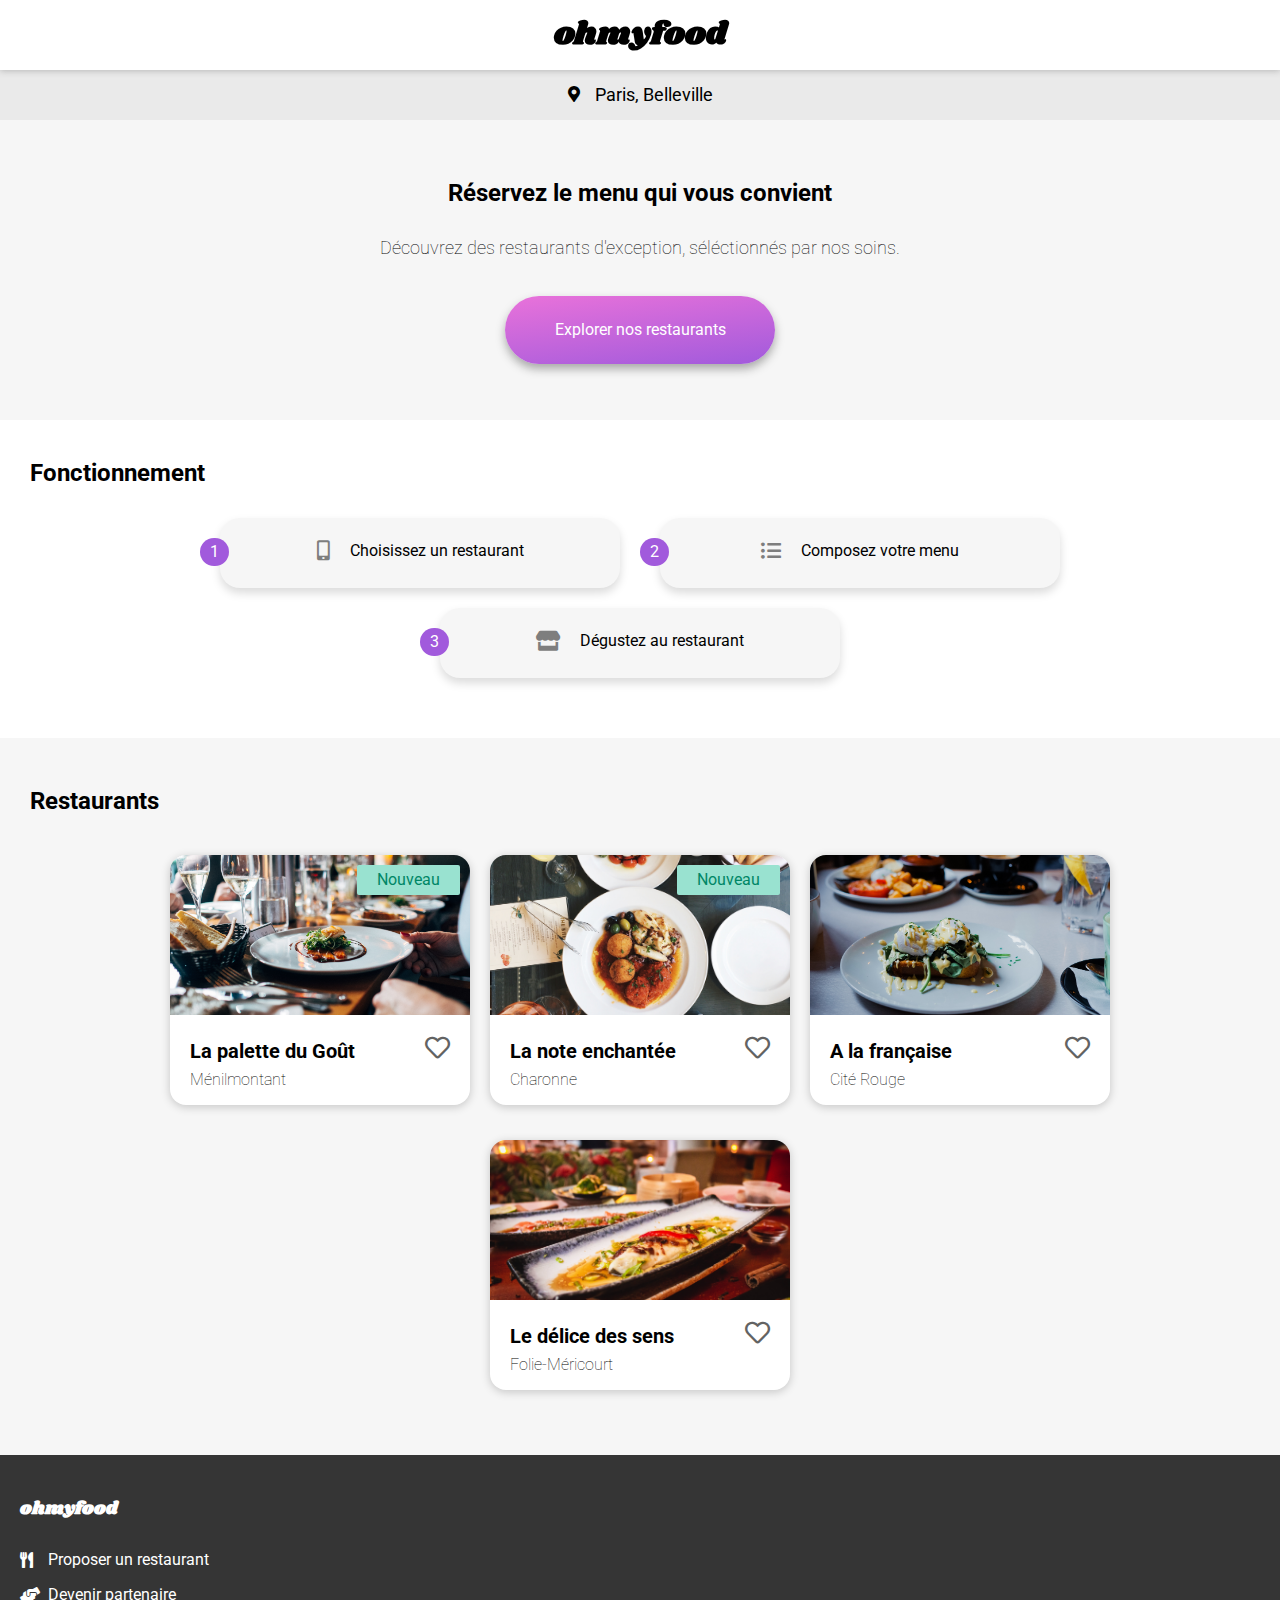
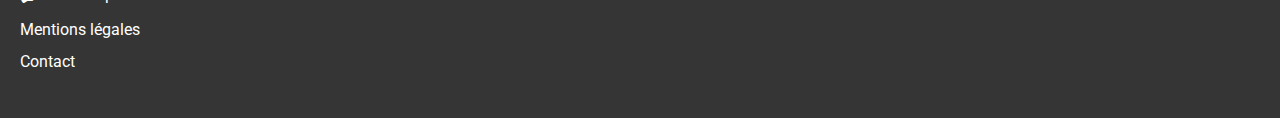
<file: index.html>
<!DOCTYPE html>
<html lang="fr">

<head>
    <meta charset="UTF-8">
    <meta name="viewport" content="width=device-width, initial-scale=1.0">
    <title>ohmyfood!</title>
    <link rel="stylesheet" href="https://cdnjs.cloudflare.com/ajax/libs/font-awesome/5.15.2/css/all.min.css" />
    <link rel="stylesheet" href="css/style.css" />
    <link rel="stylesheet" href="css/normalyze.css" />
</head>

<body>

    <header id="header">
        <nav class="nav">
            <div class="nav-title">
                <h1>ohmyfood</h1>
            </div>
        </nav>
    </header>

    <div class="tamsayfaloadingcss">
        <div id="tmsyfloadspin">
            <div class="tmsyfloaddoublboun1"></div>
            <div class="tmsyfloaddoublboun2"></div>
            <div class="tmsyfloaddoublboun3"></div>
        </div>
    </div>

    <div class="localisation">
        <div class="icon-localisation">
            <i class="fas fa-map-marker-alt"></i>
        </div>
        <div class="localisation-title">
            Paris, Belleville
        </div>
    </div>

    <div class="section-decouverte">
        <div class="decouverte-titre">
            <h2>Réservez le menu qui vous convient</h2>
        </div>
        <div class="decouverte-paragraphe">
            <p>Découvrez des restaurants d'exception, séléctionnés par nos soins.</p>
        </div>
        <a href="#">
            <div class="decouverte-bouton">
                Explorer nos restaurants
            </div>
        </a>
    </div>

    <div class="section-fonctionnement">
        <div class="fonctionnement-titre">
            <h2>Fonctionnement</h2>
        </div>
        <div class="fonctionnement-button">
            <div class="fonctionnement-button-1">
                <button class="button-1">1</button>
                <div class="fonctionnement-icon">
                    <i class="fa-mobile-alt fas tuto__icon" aria-hidden="true"></i>
                    <div class="fonctionnement-texte"><p>Choisissez un restaurant</p></div>
                </div>
            </div>
            <div class="fonctionnement-button-2">
                <button class="button-2">2</button>
                <div class="fonctionnement-icon">
                    <i class="fa-list-ul fas tuto__icon" aria-hidden="true"></i>
                    <div class="fonctionnement-texte"><p>Composez votre menu</p></div>
                </div>
            </div>
            <div class="fonctionnement-button-3">
                <button class="button-3">3</button>
                <div class="fonctionnement-icon">
                    <i class="fa-store fas tuto__icon" aria-hidden="true"></i>
                    <div class="fonctionnement-texte"><p>Dégustez au restaurant</p></div>
                </div>
            </div>
        </div>
    </div>

    <div class="section-restaurants">
        <div class="restaurants-titre">
            <h2>Restaurants</h2>
        </div>
        <div class="card-flex">
            <a class="a-restaurants-card" href="https://josephine-dujardin.github.io/la-palette-du-gout/">
                <div class="restaurants-card">
                    <div class="card-header-1">
                        <span class="nouveau">Nouveau</span>
                    </div>
                    <div class="card-body">
                        <div>
                            <h4>
                                La palette du Goût
                            </h4>
                            <p>
                                Ménilmontant
                            </p>
                        </div>
                        <div>
                            <span class="icon-favori">
                                <i class="card__like fa-2x fa-heart fas menu__like menu__like--bg" aria-hidden="true"></i>
                            </span>
                        </div>
                    </div>
                </div>
            </a>
            <a class="a-restaurants-card" href="https://josephine-dujardin.github.io/la-note-enchantee/">
                <div class="restaurants-card">
                    <div class="card-header-2">
                        <span class="nouveau">Nouveau</span>
                    </div>
                    <div class="card-body">
                        <div>
                            <h4>
                                La note enchantée
                            </h4>
                            <p>
                                Charonne
                            </p>
                        </div>
                        <div>
                            <span class="icon-favori">
                                <i class="card__like fa-2x fa-heart fas menu__like menu__like--bg" aria-hidden="true"></i>
                            </span>
                        </div>
                    </div>
                </div>
            </a>
            <a class="a-restaurants-card" href="https://josephine-dujardin.github.io/a-la-francaise/">
                <div class="restaurants-card">
                    <div class="card-header-3">
                    </div>
                    <div class="card-body">
                        <div>
                            <h4>
                                A la française
                            </h4>
                            <p>
                                Cité Rouge
                            </p>
                        </div>
                        <div>
                            <span class="icon-favori">
                                <i class="card__like fa-2x fa-heart fas menu__like menu__like--bg" aria-hidden="true"></i>
                            </span>
                        </div>
                    </div>
                </div>
            </a>
            <a class="a-restaurants-card" href="https://josephine-dujardin.github.io/le-delice-des-sens/">
                <div class="restaurants-card">
                    <div class="card-header-4">
                    </div>
                    <div class="card-body">
                        <div>
                            <h4>
                                Le délice des sens
                            </h4>
                            <p>
                                Folie-Méricourt
                            </p>
                        </div>
                        <div>
                            <span class="icon-favori">
                                <i class="card__like fa-2x fa-heart fas menu__like menu__like--bg" aria-hidden="true"></i>
                            </span>
                        </div>
                    </div>
                </div>
            </a>
        </div>
    </div>

    <footer>
        <div class="div-footer-background">      
            <div class="footer">
                <div class="footer-title">
                    <h4>
                        ohmyfood
                    </h4>
                </div>
                <div class="footer-text">
                    <div class="icon-ustensils">
                        <i class="fa-utensils fas footer__icon" aria-hidden="true"></i>
                    <div class="proposer-un-restaurant">
                        <a class="a-proposer-un-restaurant" href="#">Proposer un restaurant</a>
                    </div> 
                    </div>
                    <div class="icon-hands-helping">
                        <i class="fa-hands-helping fas footer__icon" aria-hidden="true"></i>
                        <div class="devenir-partenaire">
                            <a class="a-devenir-partenaire" href="#">Devenir partenaire</a>
                        </div> 
                    </div>
                    <div class="mentions-legales">
                        <a class="a-mentions-legales" href="#">Mentions légales</a>
                    </div> 
                    <div class="contact">
                        <a class="a-contact" href="mailto:ohmyfood@contact.com">Contact</a>
                    </div> 
                </div>
            </div>
        </div>
    </footer>

</body>

</html>
</file>
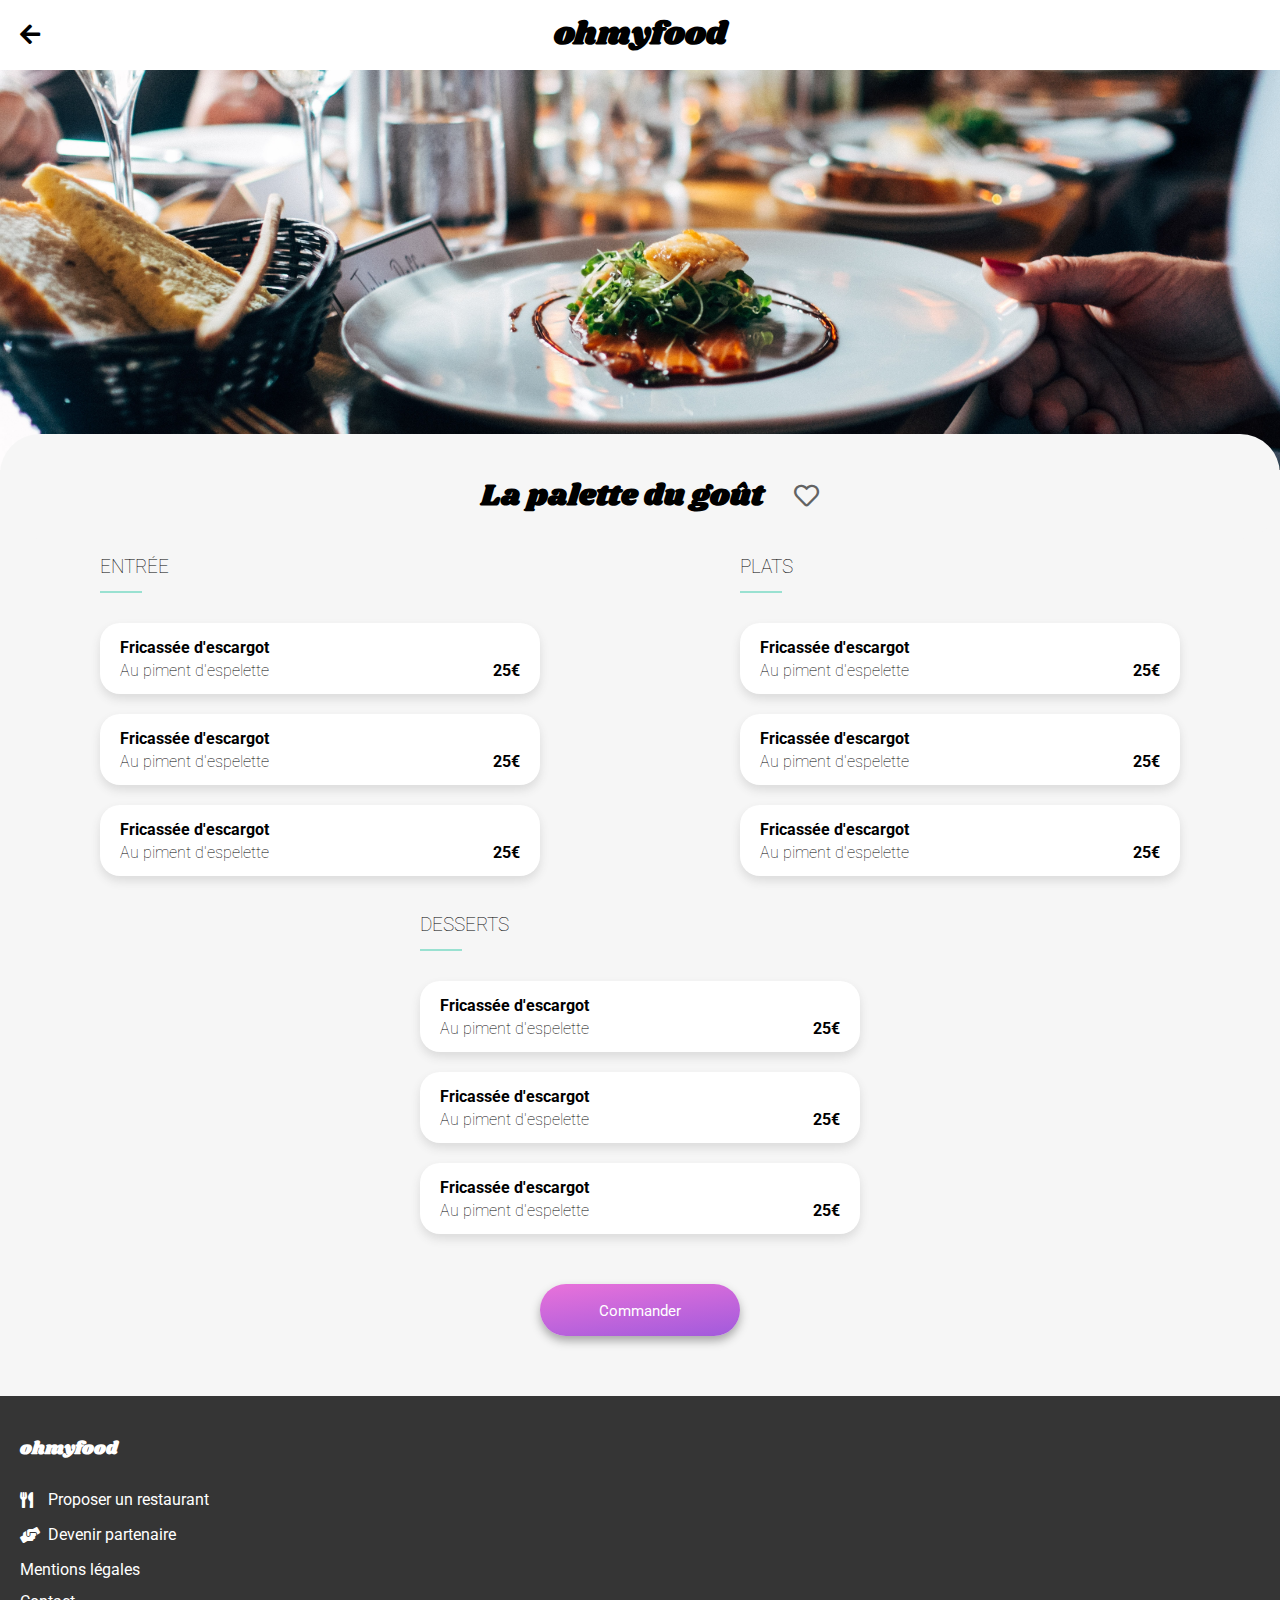
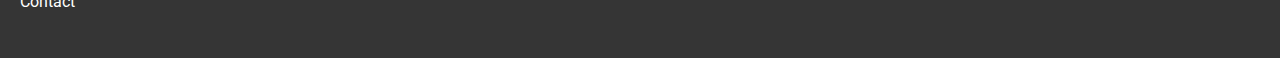
<file: menu-1.html>
<!DOCTYPE html>
<html lang="fr">

<head>
    <meta charset="UTF-8">
    <meta name="viewport" content="width=device-width, initial-scale=1.0">
    <title>ohmyfood! - La palette du goût</title>
    <link rel="stylesheet" href="https://cdnjs.cloudflare.com/ajax/libs/font-awesome/5.15.2/css/all.min.css" />
    <link rel="stylesheet" href="css/menu-1.css" />
    <link rel="stylesheet" href="css/normalyze.css" />
</head>

<body>

    <header id="header">
        <nav class="nav">
            <a class="arrow-left" href="file:///Users/josephinedujardin/Documents/GitHub/Ohmyfood/index.html">
                <i class="fas fa-arrow-left"></i>
            </a>
            <div class="nav-title">
                <h1>ohmyfood</h1>
            </div>
        </nav>
    </header>

    <div class="tamsayfaloadingcss">
        <div id="tmsyfloadspin">
            <div class="tmsyfloaddoublboun1"></div>
            <div class="tmsyfloaddoublboun2"></div>
            <div class="tmsyfloaddoublboun3"></div>
        </div>
    </div>

    <div class="img-restaurant">
        <img class="restaurant" src="images/restaurants/img-1.jpg" alt="restaurant">
    </div>

    <div class="la-palette-du-gout">
        <div class="title">
            <h2>La palette du goût</h2>
        </div>
        <div class="icon-heart">
            <i class="card__like fa-2x fa-heart fas menu__like menu__like--bg" aria-hidden="true"></i>
        </div>
    </div>

    <div class="section-menu-flex">
        <div class="section-menu">
            <div class="menu-entree">
                <h3>ENTRÉE</h3>
                <hr class="line">
            </div>
            <div class="menu-barre">
                <a href="#">
                    <div class="menu-barre-1">
                        <div class="menu-icon">
                            <div class="menu-sous-titre"><p>Fricassée d'escargot</p></div>
                            <div class="menu-flex">
                                <div class="menu-texte"><p>Au piment d'espelette</p></div>
                                <div class="menu-prix"><p>25€</p></div>
                            </div>
                        </div>
                        <div class="check-circle">
                            <i class="fas fa-check-circle"></i>
                        </div>
                    </div>
                </a>
               <a href="#">
                <div class="menu-barre-2">
                    <div class="menu-icon">
                        <div class="menu-sous-titre"><p>Fricassée d'escargot</p></div>
                        <div class="menu-flex">
                            <div class="menu-texte"><p>Au piment d'espelette</p></div>
                            <div class="menu-prix"><p>25€</p></div>
                        </div>
                    </div>
                    <div class="check-circle">
                        <i class="fas fa-check-circle"></i>
                    </div>
                </div>
               </a>
                <a href="#">
                    <div class="menu-barre-3">
                        <div class="menu-icon">
                            <div class="menu-sous-titre"><p>Fricassée d'escargot</p></div>
                            <div class="menu-flex">
                                <div class="menu-texte"><p>Au piment d'espelette</p></div>
                                <div class="menu-prix"><p>25€</p></div>
                            </div>
                        </div>
                        <div class="check-circle">
                            <i class="fas fa-check-circle"></i>
                        </div>
                    </div>
                </a>
            </div>
        </div>
    
        <div class="section-menu">
            <div class="menu-plats">
                <h3>PLATS</h3>
                <hr class="line">
            </div>
            <div class="menu-barre">
                <a href="#">
                    <div class="menu-barre-1">
                        <div class="menu-icon">
                            <div class="menu-sous-titre"><p>Fricassée d'escargot</p></div>
                            <div class="menu-flex">
                                <div class="menu-texte"><p>Au piment d'espelette</p></div>
                                <div class="menu-prix"><p>25€</p></div>
                            </div>
                        </div>
                        <div class="check-circle">
                            <i class="fas fa-check-circle"></i>
                        </div>
                    </div>
                </a>
                <a href="#">
                    <div class="menu-barre-2">
                        <div class="menu-icon">
                            <div class="menu-sous-titre"><p>Fricassée d'escargot</p></div>
                            <div class="menu-flex">
                                <div class="menu-texte"><p>Au piment d'espelette</p></div>
                                <div class="menu-prix"><p>25€</p></div>
                            </div>
                        </div>
                        <div class="check-circle">
                            <i class="fas fa-check-circle"></i>
                        </div>
                    </div>
                </a>
                <a href="#">
                    <div class="menu-barre-3">
                        <div class="menu-icon">
                            <div class="menu-sous-titre"><p>Fricassée d'escargot</p></div>
                            <div class="menu-flex">
                                <div class="menu-texte"><p>Au piment d'espelette</p></div>
                                <div class="menu-prix"><p>25€</p></div>
                            </div>
                        </div>
                        <div class="check-circle">
                            <i class="fas fa-check-circle"></i>
                        </div>
                    </div>
                </a>
            </div>
        </div>
    
        <div class="section-menu">
            <div class="menu-desserts">
                <h3>DESSERTS</h3>
                <hr class="line">
            </div>
            <div class="menu-barre">
                <div class="menu-barre-1">
                    <div class="menu-icon">
                        <div class="menu-sous-titre"><p>Fricassée d'escargot</p></div>
                        <div class="menu-flex">
                            <div class="menu-texte"><p>Au piment d'espelette</p></div>
                            <div class="menu-prix"><p>25€</p></div>
                        </div>
                    </div>
                    <div class="check-circle">
                        <i class="fas fa-check-circle"></i>
                    </div>
                </div>
                <div class="menu-barre-2">
                    <div class="menu-icon">
                        <div class="menu-sous-titre"><p>Fricassée d'escargot</p></div>
                        <div class="menu-flex">
                            <div class="menu-texte"><p>Au piment d'espelette</p></div>
                            <div class="menu-prix"><p>25€</p></div>
                        </div>
                    </div>
                    <div class="check-circle">
                        <i class="fas fa-check-circle"></i>
                    </div>
                </div>
                <div class="menu-barre-3">
                    <div class="menu-icon">
                        <div class="menu-sous-titre"><p>Fricassée d'escargot</p></div>
                        <div class="menu-flex">
                            <div class="menu-texte"><p>Au piment d'espelette</p></div>
                            <div class="menu-prix"><p>25€</p></div>
                        </div>
                    </div>
                    <div class="check-circle">
                        <i class="fas fa-check-circle"></i>
                    </div>
                </div>
            </div>
        </div>
    </div>

    <a href="#">
        <div class="commande-bouton">
            Commander
        </div>
    </a>

    <footer>
        <div class="div-footer-background">      
            <div class="footer">
                <div class="footer-title">
                    <h4>
                        ohmyfood
                    </h4>
                </div>
                <div class="footer-text">
                    <div class="icon-ustensils">
                        <i class="fa-utensils fas footer__icon" aria-hidden="true"></i>
                    <div class="proposer-un-restaurant">
                        <a class="a-proposer-un-restaurant" href="#">Proposer un restaurant</a>
                    </div> 
                    </div>
                    <div class="icon-hands-helping">
                        <i class="fa-hands-helping fas footer__icon" aria-hidden="true"></i>
                        <div class="devenir-partenaire">
                            <a class="a-devenir-partenaire" href="#">Devenir partenaire</a>
                        </div> 
                    </div>
                    <div class="mentions-legales">
                        <a class="a-mentions-legales" href="#">Mentions légales</a>
                    </div> 
                    <div class="contact">
                        <a class="a-contact" href="mailto:ohmyfood@contact.com">Contact</a>
                    </div> 
                </div>
            </div>
        </div>
    </footer>

</body>

</html>
</file>
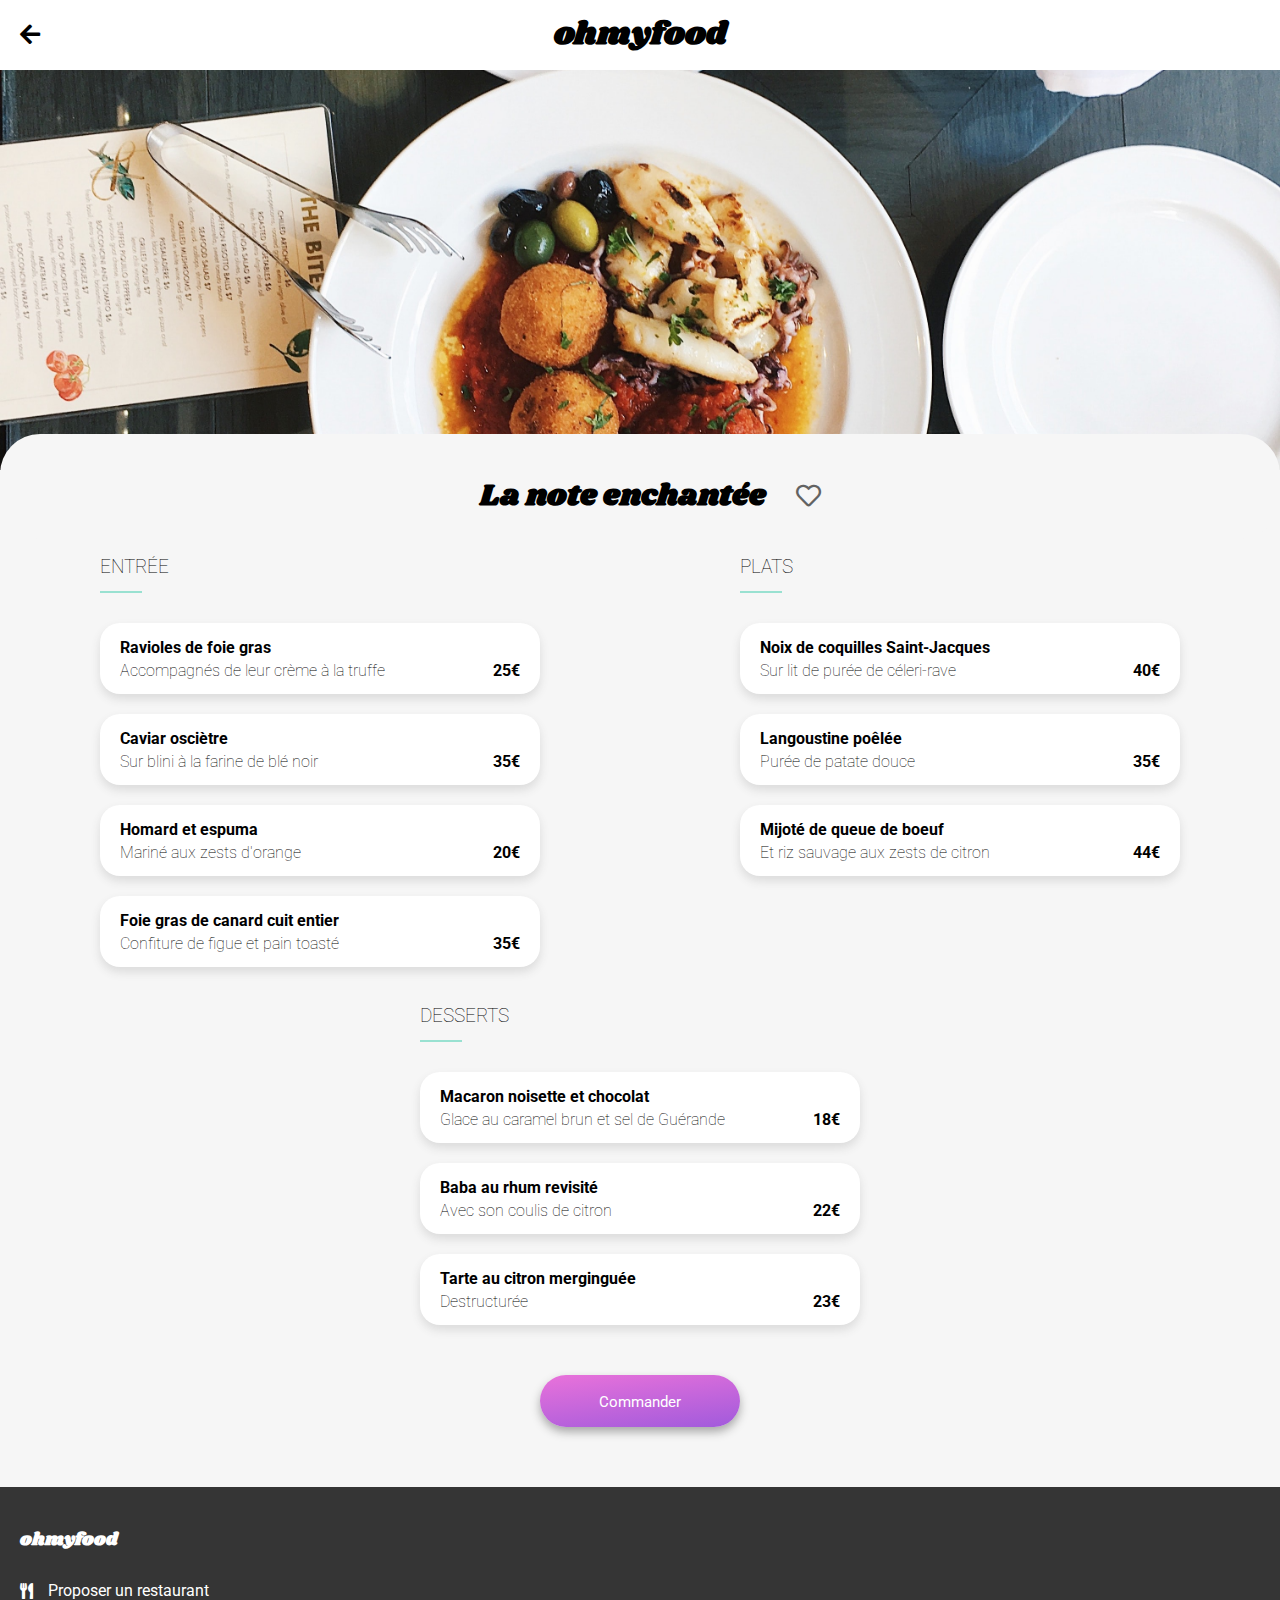
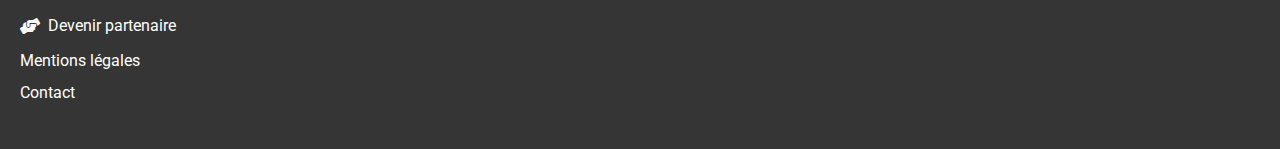
<file: menu-2.html>
<!DOCTYPE html>
<html lang="fr">

<head>
    <meta charset="UTF-8">
    <meta name="viewport" content="width=device-width, initial-scale=1.0">
    <title>ohmyfood! - La note enchantée</title>
    <link rel="stylesheet" href="https://cdnjs.cloudflare.com/ajax/libs/font-awesome/5.15.2/css/all.min.css" />
    <link rel="stylesheet" href="css/menu-1.css" />
    <link rel="stylesheet" href="css/normalyze.css" />
</head>

<body>

    <header id="header">
        <nav class="nav">
            <a class="arrow-left" href="file:///Users/josephinedujardin/Documents/GitHub/Ohmyfood/index.html">
                <i class="fas fa-arrow-left"></i>
            </a>
            <div class="nav-title">
                <h1>ohmyfood</h1>
            </div>
        </nav>
    </header>

    <div class="tamsayfaloadingcss">
        <div id="tmsyfloadspin">
            <div class="tmsyfloaddoublboun1"></div>
            <div class="tmsyfloaddoublboun2"></div>
            <div class="tmsyfloaddoublboun3"></div>
        </div>
    </div>

    <div class="img-restaurant">
        <img class="restaurant" src="images/restaurants/img-3.jpg" alt="restaurant">
    </div>

    <div class="la-palette-du-gout">
        <div class="title">
            <h2>La note enchantée</h2>
        </div>
        <div class="icon-heart">
            <i class="card__like fa-2x fa-heart fas menu__like menu__like--bg" aria-hidden="true"></i>
        </div>
    </div>

    <div class="section-menu-flex">
        <div class="section-menu">
            <div class="menu-entree">
                <h3>ENTRÉE</h3>
                <hr class="line">
            </div>
            <div class="menu-barre">
                <a href="#">
                    <div class="menu-barre-1">
                        <div class="menu-icon">
                            <div class="menu-sous-titre"><p>Ravioles de foie gras</p></div>
                            <div class="menu-flex">
                                <div class="menu-texte"><p>Accompagnés de leur crème à la truffe</p></div>
                                <div class="menu-prix"><p>25€</p></div>
                            </div>
                        </div>
                        <div class="check-circle">
                            <i class="fas fa-check-circle"></i>
                        </div>
                    </div>
                </a>
               <a href="#">
                <div class="menu-barre-2">
                    <div class="menu-icon">
                        <div class="menu-sous-titre"><p>Caviar osciètre</p></div>
                        <div class="menu-flex">
                            <div class="menu-texte"><p>Sur blini à la farine de blé noir</p></div>
                            <div class="menu-prix"><p>35€</p></div>
                        </div>
                    </div>
                    <div class="check-circle">
                        <i class="fas fa-check-circle"></i>
                    </div>
                </div>
               </a>
               <a href="#">
                <div class="menu-barre-2">
                    <div class="menu-icon">
                        <div class="menu-sous-titre"><p>Homard et espuma</p></div>
                        <div class="menu-flex">
                            <div class="menu-texte"><p>Mariné aux zests d'orange</p></div>
                            <div class="menu-prix"><p>20€</p></div>
                        </div>
                    </div>
                    <div class="check-circle">
                        <i class="fas fa-check-circle"></i>
                    </div>
                </div>
               </a>
                <a href="#">
                    <div class="menu-barre-3">
                        <div class="menu-icon">
                            <div class="menu-sous-titre"><p>Foie gras de canard cuit entier</p></div>
                            <div class="menu-flex">
                                <div class="menu-texte"><p>Confiture de figue et pain toasté</p></div>
                                <div class="menu-prix"><p>35€</p></div>
                            </div>
                        </div>
                        <div class="check-circle">
                            <i class="fas fa-check-circle"></i>
                        </div>
                    </div>
                </a>
            </div>
        </div>
    
        <div class="section-menu">
            <div class="menu-plats">
                <h3>PLATS</h3>
                <hr class="line">
            </div>
            <div class="menu-barre">
                <a href="#">
                    <div class="menu-barre-1">
                        <div class="menu-icon">
                            <div class="menu-sous-titre"><p>Noix de coquilles Saint-Jacques</p></div>
                            <div class="menu-flex">
                                <div class="menu-texte"><p>Sur lit de purée de céleri-rave</p></div>
                                <div class="menu-prix"><p>40€</p></div>
                            </div>
                        </div>
                        <div class="check-circle">
                            <i class="fas fa-check-circle"></i>
                        </div>
                    </div>
                </a>
                <a href="#">
                    <div class="menu-barre-2">
                        <div class="menu-icon">
                            <div class="menu-sous-titre"><p>Langoustine poêlée</p></div>
                            <div class="menu-flex">
                                <div class="menu-texte"><p>Purée de patate douce</p></div>
                                <div class="menu-prix"><p>35€</p></div>
                            </div>
                        </div>
                        <div class="check-circle">
                            <i class="fas fa-check-circle"></i>
                        </div>
                    </div>
                </a>
                <a href="#">
                    <div class="menu-barre-3">
                        <div class="menu-icon">
                            <div class="menu-sous-titre"><p>Mijoté de queue de boeuf</p></div>
                            <div class="menu-flex">
                                <div class="menu-texte"><p>Et riz sauvage aux zests de citron</p></div>
                                <div class="menu-prix"><p>44€</p></div>
                            </div>
                        </div>
                        <div class="check-circle">
                            <i class="fas fa-check-circle"></i>
                        </div>
                    </div>
                </a>
            </div>
        </div>
    
        <div class="section-menu">
            <div class="menu-desserts">
                <h3>DESSERTS</h3>
                <hr class="line">
            </div>
            <div class="menu-barre">
                <div class="menu-barre-1">
                    <div class="menu-icon">
                        <div class="menu-sous-titre"><p>Macaron noisette et chocolat</p></div>
                        <div class="menu-flex">
                            <div class="menu-texte"><p>Glace au caramel brun et sel de Guérande</p></div>
                            <div class="menu-prix"><p>18€</p></div>
                        </div>
                    </div>
                    <div class="check-circle">
                        <i class="fas fa-check-circle"></i>
                    </div>
                </div>
                <div class="menu-barre-2">
                    <div class="menu-icon">
                        <div class="menu-sous-titre"><p>Baba au rhum revisité</p></div>
                        <div class="menu-flex">
                            <div class="menu-texte"><p>Avec son coulis de citron</p></div>
                            <div class="menu-prix"><p>22€</p></div>
                        </div>
                    </div>
                    <div class="check-circle">
                        <i class="fas fa-check-circle"></i>
                    </div>
                </div>
                <div class="menu-barre-3">
                    <div class="menu-icon">
                        <div class="menu-sous-titre"><p>Tarte au citron merginguée</p></div>
                        <div class="menu-flex">
                            <div class="menu-texte"><p>Destructurée</p></div>
                            <div class="menu-prix"><p>23€</p></div>
                        </div>
                    </div>
                    <div class="check-circle">
                        <i class="fas fa-check-circle"></i>
                    </div>
                </div>
            </div>
        </div>
    </div>

    <a href="#">
        <div class="commande-bouton">
            Commander
        </div>
    </a>

    <footer>
        <div class="div-footer-background">      
            <div class="footer">
                <div class="footer-title">
                    <h4>
                        ohmyfood
                    </h4>
                </div>
                <div class="footer-text">
                    <div class="icon-ustensils">
                        <i class="fa-utensils fas footer__icon" aria-hidden="true"></i>
                    <div class="proposer-un-restaurant">
                        <a class="a-proposer-un-restaurant" href="#">Proposer un restaurant</a>
                    </div> 
                    </div>
                    <div class="icon-hands-helping">
                        <i class="fa-hands-helping fas footer__icon" aria-hidden="true"></i>
                        <div class="devenir-partenaire">
                            <a class="a-devenir-partenaire" href="#">Devenir partenaire</a>
                        </div> 
                    </div>
                    <div class="mentions-legales">
                        <a class="a-mentions-legales" href="#">Mentions légales</a>
                    </div> 
                    <div class="contact">
                        <a class="a-contact" href="mailto:ohmyfood@contact.com">Contact</a>
                    </div> 
                </div>
            </div>
        </div>
    </footer>

</body>

</html>
</file>
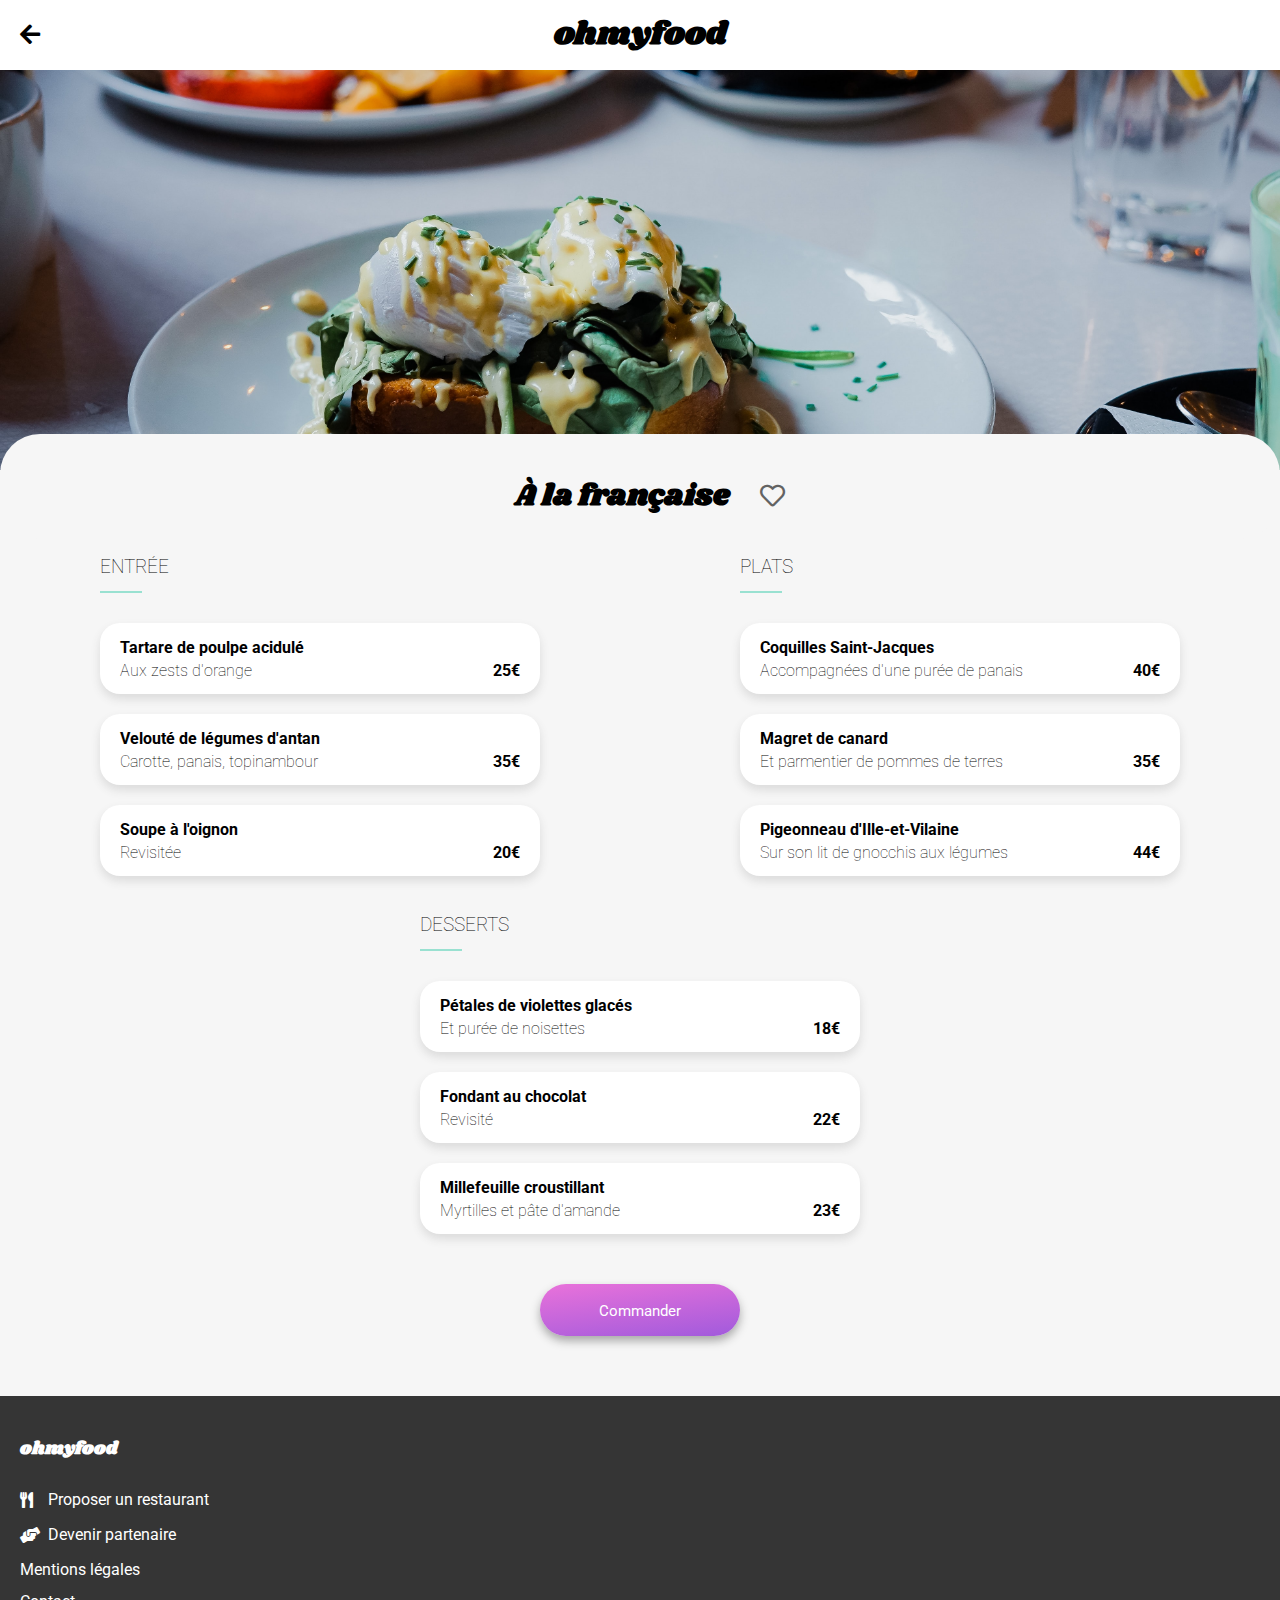
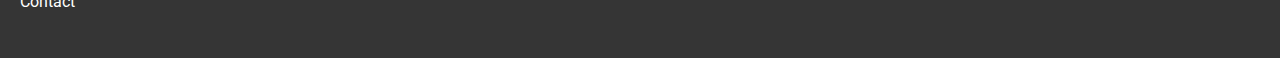
<file: menu-3.html>
<!DOCTYPE html>
<html lang="fr">

<head>
    <meta charset="UTF-8">
    <meta name="viewport" content="width=device-width, initial-scale=1.0">
    <title>ohmyfood! - À la française</title>
    <link rel="stylesheet" href="https://cdnjs.cloudflare.com/ajax/libs/font-awesome/5.15.2/css/all.min.css" />
    <link rel="stylesheet" href="css/menu-1.css" />
    <link rel="stylesheet" href="css/normalyze.css" />
</head>

<body>

    <header id="header">
        <nav class="nav">
            <a class="arrow-left" href="file:///Users/josephinedujardin/Documents/GitHub/Ohmyfood/index.html">
                <i class="fas fa-arrow-left"></i>
            </a>
            <div class="nav-title">
                <h1>ohmyfood</h1>
            </div>
        </nav>
    </header>

    <div class="tamsayfaloadingcss">
        <div id="tmsyfloadspin">
            <div class="tmsyfloaddoublboun1"></div>
            <div class="tmsyfloaddoublboun2"></div>
            <div class="tmsyfloaddoublboun3"></div>
        </div>
    </div>

    <div class="img-restaurant">
        <img class="restaurant" src="images/restaurants/img-4.jpg" alt="restaurant">
    </div>

    <div class="la-palette-du-gout">
        <div class="title">
            <h2>À la française</h2>
        </div>
        <div class="icon-heart">
            <i class="card__like fa-2x fa-heart fas menu__like menu__like--bg" aria-hidden="true"></i>
        </div>
    </div>

    <div class="section-menu-flex">
        <div class="section-menu">
            <div class="menu-entree">
                <h3>ENTRÉE</h3>
                <hr class="line">
            </div>
            <div class="menu-barre">
                <a href="#">
                    <div class="menu-barre-1">
                        <div class="menu-icon">
                            <div class="menu-sous-titre"><p>Tartare de poulpe acidulé</p></div>
                            <div class="menu-flex">
                                <div class="menu-texte"><p>Aux zests d'orange</p></div>
                                <div class="menu-prix"><p>25€</p></div>
                            </div>
                        </div>
                        <div class="check-circle">
                            <i class="fas fa-check-circle"></i>
                        </div>
                    </div>
                </a>
               <a href="#">
                <div class="menu-barre-2">
                    <div class="menu-icon">
                        <div class="menu-sous-titre"><p>Velouté de légumes d'antan</p></div>
                        <div class="menu-flex">
                            <div class="menu-texte"><p>Carotte, panais, topinambour</p></div>
                            <div class="menu-prix"><p>35€</p></div>
                        </div>
                    </div>
                    <div class="check-circle">
                        <i class="fas fa-check-circle"></i>
                    </div>
                </div>
               </a>
                <a href="#">
                    <div class="menu-barre-3">
                        <div class="menu-icon">
                            <div class="menu-sous-titre"><p>Soupe à l'oignon</p></div>
                            <div class="menu-flex">
                                <div class="menu-texte"><p>Revisitée</p></div>
                                <div class="menu-prix"><p>20€</p></div>
                            </div>
                        </div>
                        <div class="check-circle">
                            <i class="fas fa-check-circle"></i>
                        </div>
                    </div>
                </a>
            </div>
        </div>
    
        <div class="section-menu">
            <div class="menu-plats">
                <h3>PLATS</h3>
                <hr class="line">
            </div>
            <div class="menu-barre">
                <a href="#">
                    <div class="menu-barre-1">
                        <div class="menu-icon">
                            <div class="menu-sous-titre"><p>Coquilles Saint-Jacques</p></div>
                            <div class="menu-flex">
                                <div class="menu-texte"><p>Accompagnées d'une purée de panais</p></div>
                                <div class="menu-prix"><p>40€</p></div>
                            </div>
                        </div>
                        <div class="check-circle">
                            <i class="fas fa-check-circle"></i>
                        </div>
                    </div>
                </a>
                <a href="#">
                    <div class="menu-barre-2">
                        <div class="menu-icon">
                            <div class="menu-sous-titre"><p>Magret de canard</p></div>
                            <div class="menu-flex">
                                <div class="menu-texte"><p>Et parmentier de pommes de terres</p></div>
                                <div class="menu-prix"><p>35€</p></div>
                            </div>
                        </div>
                        <div class="check-circle">
                            <i class="fas fa-check-circle"></i>
                        </div>
                    </div>
                </a>
                <a href="#">
                    <div class="menu-barre-3">
                        <div class="menu-icon">
                            <div class="menu-sous-titre"><p>Pigeonneau d'Ille-et-Vilaine</p></div>
                            <div class="menu-flex">
                                <div class="menu-texte"><p>Sur son lit de gnocchis aux légumes</p></div>
                                <div class="menu-prix"><p>44€</p></div>
                            </div>
                        </div>
                        <div class="check-circle">
                            <i class="fas fa-check-circle"></i>
                        </div>
                    </div>
                </a>
            </div>
        </div>
    
        <div class="section-menu">
            <div class="menu-desserts">
                <h3>DESSERTS</h3>
                <hr class="line">
            </div>
            <div class="menu-barre">
                <div class="menu-barre-1">
                    <div class="menu-icon">
                        <div class="menu-sous-titre"><p>Pétales de violettes glacés</p></div>
                        <div class="menu-flex">
                            <div class="menu-texte"><p>Et purée de noisettes</p></div>
                            <div class="menu-prix"><p>18€</p></div>
                        </div>
                    </div>
                    <div class="check-circle">
                        <i class="fas fa-check-circle"></i>
                    </div>
                </div>
                <div class="menu-barre-2">
                    <div class="menu-icon">
                        <div class="menu-sous-titre"><p>Fondant au chocolat</p></div>
                        <div class="menu-flex">
                            <div class="menu-texte"><p>Revisité</p></div>
                            <div class="menu-prix"><p>22€</p></div>
                        </div>
                    </div>
                    <div class="check-circle">
                        <i class="fas fa-check-circle"></i>
                    </div>
                </div>
                <div class="menu-barre-3">
                    <div class="menu-icon">
                        <div class="menu-sous-titre"><p>Millefeuille croustillant</p></div>
                        <div class="menu-flex">
                            <div class="menu-texte"><p>Myrtilles et pâte d'amande</p></div>
                            <div class="menu-prix"><p>23€</p></div>
                        </div>
                    </div>
                    <div class="check-circle">
                        <i class="fas fa-check-circle"></i>
                    </div>
                </div>
            </div>
        </div>
    </div>

    <a href="#">
        <div class="commande-bouton">
            Commander
        </div>
    </a>

    <footer>
        <div class="div-footer-background">      
            <div class="footer">
                <div class="footer-title">
                    <h4>
                        ohmyfood
                    </h4>
                </div>
                <div class="footer-text">
                    <div class="icon-ustensils">
                        <i class="fa-utensils fas footer__icon" aria-hidden="true"></i>
                    <div class="proposer-un-restaurant">
                        <a class="a-proposer-un-restaurant" href="#">Proposer un restaurant</a>
                    </div> 
                    </div>
                    <div class="icon-hands-helping">
                        <i class="fa-hands-helping fas footer__icon" aria-hidden="true"></i>
                        <div class="devenir-partenaire">
                            <a class="a-devenir-partenaire" href="#">Devenir partenaire</a>
                        </div> 
                    </div>
                    <div class="mentions-legales">
                        <a class="a-mentions-legales" href="#">Mentions légales</a>
                    </div> 
                    <div class="contact">
                        <a class="a-contact" href="mailto:ohmyfood@contact.com">Contact</a>
                    </div> 
                </div>
            </div>
        </div>
    </footer>

</body>

</html>
</file>
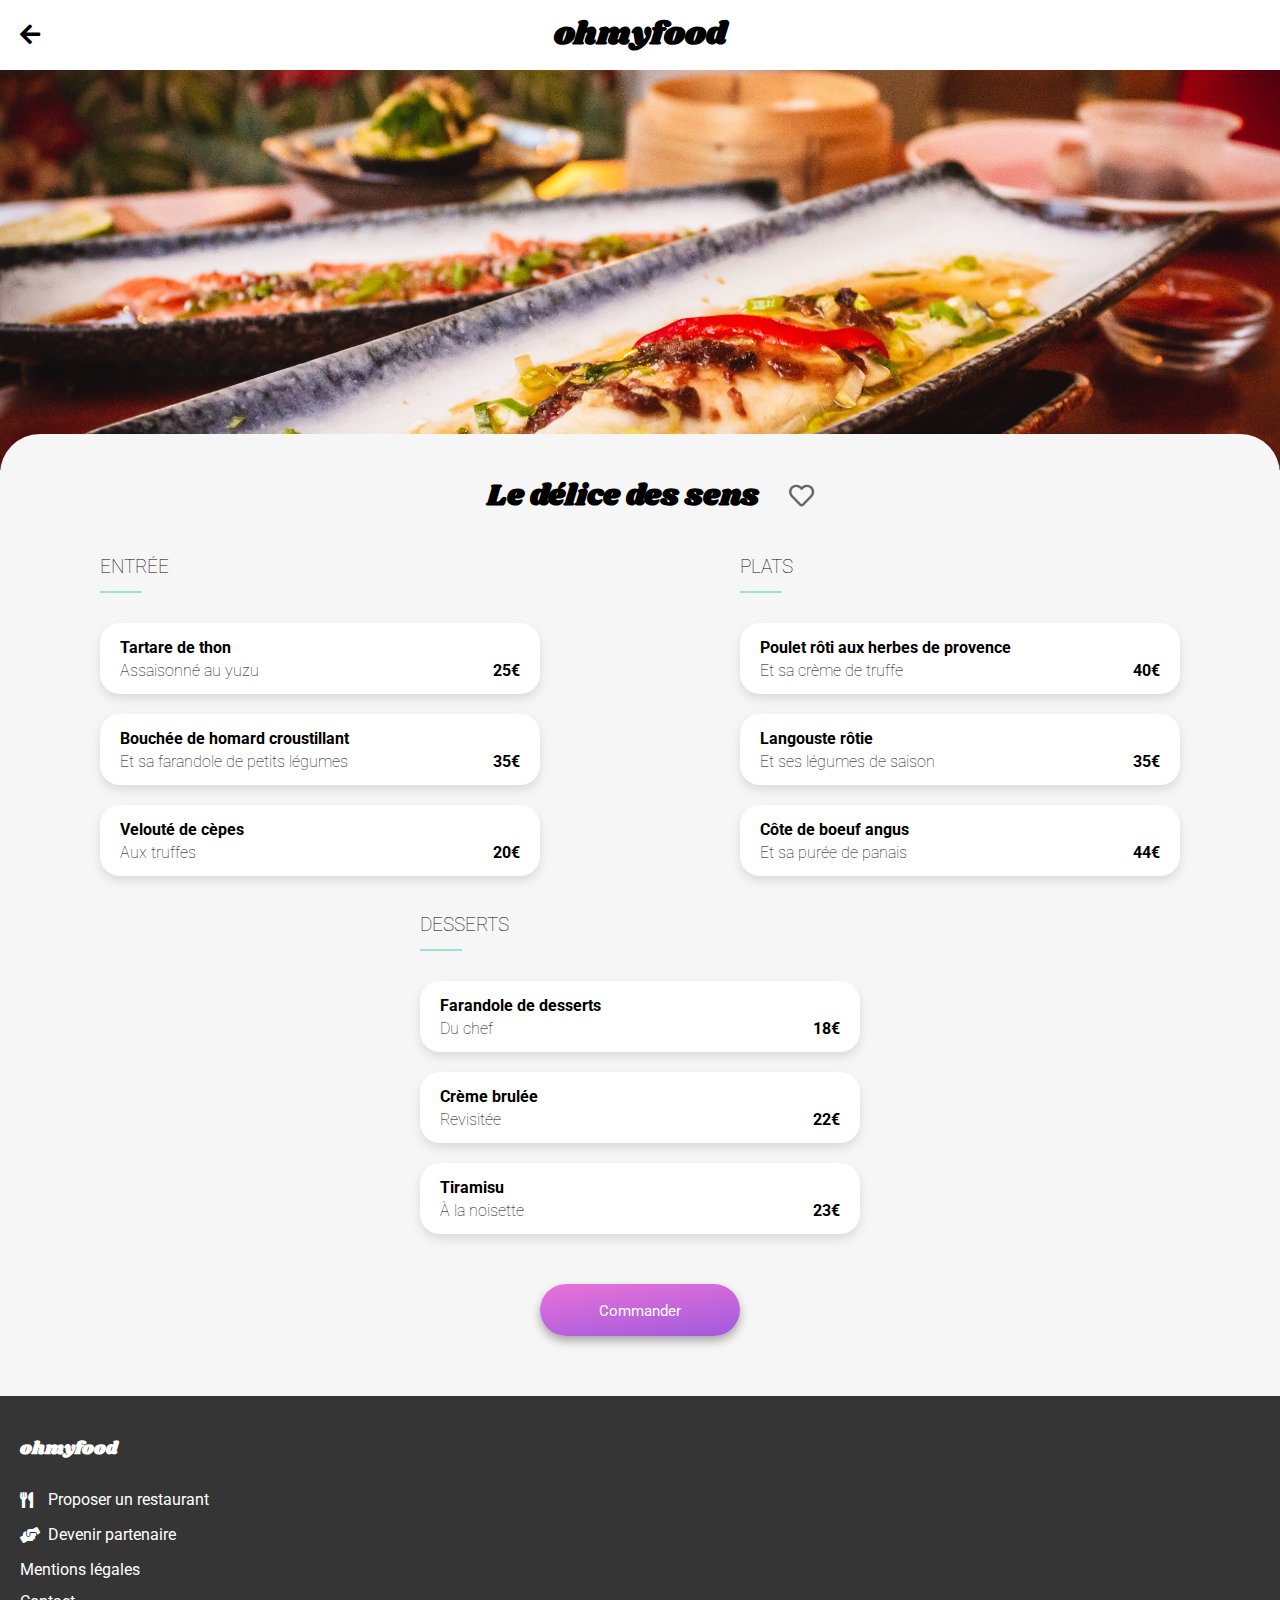
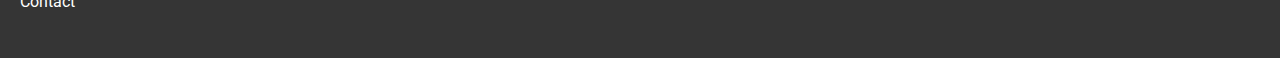
<file: menu-4.html>
<!DOCTYPE html>
<html lang="fr">

<head>
    <meta charset="UTF-8">
    <meta name="viewport" content="width=device-width, initial-scale=1.0">
    <title>ohmyfood! - Le délice des sens</title>
    <link rel="stylesheet" href="https://cdnjs.cloudflare.com/ajax/libs/font-awesome/5.15.2/css/all.min.css" />
    <link rel="stylesheet" href="css/menu-1.css" />
    <link rel="stylesheet" href="css/normalyze.css" />
</head>

<body>

    <header id="header">
        <nav class="nav">
            <a class="arrow-left" href="file:///Users/josephinedujardin/Documents/GitHub/Ohmyfood/index.html">
                <i class="fas fa-arrow-left"></i>
            </a>
            <div class="nav-title">
                <h1>ohmyfood</h1>
            </div>
        </nav>
    </header>

    <div class="tamsayfaloadingcss">
        <div id="tmsyfloadspin">
            <div class="tmsyfloaddoublboun1"></div>
            <div class="tmsyfloaddoublboun2"></div>
            <div class="tmsyfloaddoublboun3"></div>
        </div>
    </div>

    <div class="img-restaurant">
        <img class="restaurant" src="images/restaurants/img-2.jpg" alt="restaurant">
    </div>

    <div class="la-palette-du-gout">
        <div class="title">
            <h2>Le délice des sens</h2>
        </div>
        <div class="icon-heart">
            <i class="card__like fa-2x fa-heart fas menu__like menu__like--bg" aria-hidden="true"></i>
        </div>
    </div>

    <div class="section-menu-flex">
        <div class="section-menu">
            <div class="menu-entree">
                <h3>ENTRÉE</h3>
                <hr class="line">
            </div>
            <div class="menu-barre">
                <a href="#">
                    <div class="menu-barre-1">
                        <div class="menu-icon">
                            <div class="menu-sous-titre"><p>Tartare de thon</p></div>
                            <div class="menu-flex">
                                <div class="menu-texte"><p>Assaisonné au yuzu</p></div>
                                <div class="menu-prix"><p>25€</p></div>
                            </div>
                        </div>
                        <div class="check-circle">
                            <i class="fas fa-check-circle"></i>
                        </div>
                    </div>
                </a>
               <a href="#">
                <div class="menu-barre-2">
                    <div class="menu-icon">
                        <div class="menu-sous-titre"><p>Bouchée de homard croustillant</p></div>
                        <div class="menu-flex">
                            <div class="menu-texte"><p>Et sa farandole de petits légumes</p></div>
                            <div class="menu-prix"><p>35€</p></div>
                        </div>
                    </div>
                    <div class="check-circle">
                        <i class="fas fa-check-circle"></i>
                    </div>
                </div>
               </a>
                <a href="#">
                    <div class="menu-barre-3">
                        <div class="menu-icon">
                            <div class="menu-sous-titre"><p>Velouté de cèpes</p></div>
                            <div class="menu-flex">
                                <div class="menu-texte"><p>Aux truffes</p></div>
                                <div class="menu-prix"><p>20€</p></div>
                            </div>
                        </div>
                        <div class="check-circle">
                            <i class="fas fa-check-circle"></i>
                        </div>
                    </div>
                </a>
            </div>
        </div>
    
        <div class="section-menu">
            <div class="menu-plats">
                <h3>PLATS</h3>
                <hr class="line">
            </div>
            <div class="menu-barre">
                <a href="#">
                    <div class="menu-barre-1">
                        <div class="menu-icon">
                            <div class="menu-sous-titre"><p>Poulet rôti aux herbes de provence</p></div>
                            <div class="menu-flex">
                                <div class="menu-texte"><p>Et sa crème de truffe</p></div>
                                <div class="menu-prix"><p>40€</p></div>
                            </div>
                        </div>
                        <div class="check-circle">
                            <i class="fas fa-check-circle"></i>
                        </div>
                    </div>
                </a>
                <a href="#">
                    <div class="menu-barre-2">
                        <div class="menu-icon">
                            <div class="menu-sous-titre"><p>Langouste rôtie</p></div>
                            <div class="menu-flex">
                                <div class="menu-texte"><p>Et ses légumes de saison</p></div>
                                <div class="menu-prix"><p>35€</p></div>
                            </div>
                        </div>
                        <div class="check-circle">
                            <i class="fas fa-check-circle"></i>
                        </div>
                    </div>
                </a>
                <a href="#">
                    <div class="menu-barre-3">
                        <div class="menu-icon">
                            <div class="menu-sous-titre"><p>Côte de boeuf angus</p></div>
                            <div class="menu-flex">
                                <div class="menu-texte"><p>Et sa purée de panais</p></div>
                                <div class="menu-prix"><p>44€</p></div>
                            </div>
                        </div>
                        <div class="check-circle">
                            <i class="fas fa-check-circle"></i>
                        </div>
                    </div>
                </a>
            </div>
        </div>
    
        <div class="section-menu">
            <div class="menu-desserts">
                <h3>DESSERTS</h3>
                <hr class="line">
            </div>
            <div class="menu-barre">
                <div class="menu-barre-1">
                    <div class="menu-icon">
                        <div class="menu-sous-titre"><p>Farandole de desserts</p></div>
                        <div class="menu-flex">
                            <div class="menu-texte"><p>Du chef</p></div>
                            <div class="menu-prix"><p>18€</p></div>
                        </div>
                    </div>
                    <div class="check-circle">
                        <i class="fas fa-check-circle"></i>
                    </div>
                </div>
                <div class="menu-barre-2">
                    <div class="menu-icon">
                        <div class="menu-sous-titre"><p>Crème brulée</p></div>
                        <div class="menu-flex">
                            <div class="menu-texte"><p>Revisitée</p></div>
                            <div class="menu-prix"><p>22€</p></div>
                        </div>
                    </div>
                    <div class="check-circle">
                        <i class="fas fa-check-circle"></i>
                    </div>
                </div>
                <div class="menu-barre-3">
                    <div class="menu-icon">
                        <div class="menu-sous-titre"><p>Tiramisu</p></div>
                        <div class="menu-flex">
                            <div class="menu-texte"><p>À la noisette</p></div>
                            <div class="menu-prix"><p>23€</p></div>
                        </div>
                    </div>
                    <div class="check-circle">
                        <i class="fas fa-check-circle"></i>
                    </div>
                </div>
            </div>
        </div>
    </div>

    <a href="#">
        <div class="commande-bouton">
            Commander
        </div>
    </a>

    <footer>
        <div class="div-footer-background">      
            <div class="footer">
                <div class="footer-title">
                    <h4>
                        ohmyfood
                    </h4>
                </div>
                <div class="footer-text">
                    <div class="icon-ustensils">
                        <i class="fa-utensils fas footer__icon" aria-hidden="true"></i>
                    <div class="proposer-un-restaurant">
                        <a class="a-proposer-un-restaurant" href="#">Proposer un restaurant</a>
                    </div> 
                    </div>
                    <div class="icon-hands-helping">
                        <i class="fa-hands-helping fas footer__icon" aria-hidden="true"></i>
                        <div class="devenir-partenaire">
                            <a class="a-devenir-partenaire" href="#">Devenir partenaire</a>
                        </div> 
                    </div>
                    <div class="mentions-legales">
                        <a class="a-mentions-legales" href="#">Mentions légales</a>
                    </div> 
                    <div class="contact">
                        <a class="a-contact" href="mailto:ohmyfood@contact.com">Contact</a>
                    </div> 
                </div>
            </div>
        </div>
    </footer>

</body>

</html>
</file>
<file: css/style.css>
@import url('https://fonts.googleapis.com/css2?family=Shrikhand&display=swap');
@import url('https://fonts.googleapis.com/css2?family=Roboto:wght@300;400;500&display=swap');

body {
    animation: pulse 5s;
}

@keyframes pulse {
    0% {
        opacity: 0%;
    }

    100% {
        opacity: 100%;
    }

}

.tamsayfaloadingcss {
    position: fixed;
    width: 80px;
    height: 80px;
    left: 0;
    right: 0;
    top: 0;
    bottom: 0;
    margin: auto;
    z-index: 1;
}

#tmsyfloadspin {
    width: 80px;
    height: 80px;
    position: absolute;
    margin: 0 auto;
    z-index: 1;
}

.tmsyfloaddoublboun1 {
    background-color: #E972DA
}

.tmsyfloaddoublboun2 {
    background-color: #A15ADC
}

.tmsyfloaddoublboun3 {
    background-color: #99E1D1
}

.tmsyfloaddoublboun1, .tmsyfloaddoublboun2, .tmsyfloaddoublboun3 {
    width: 100%;
    height: 100%;
    border-radius: 50%;
    opacity: 0%;
    position: absolute;
    z-index: 1;
    top: 0;
    left: 0;
    -webkit-animation: sk-bounce 2s ease-in-out;
    animation: sk-bounce 2s ease-in-out;
}

.tmsyfloaddoublboun2 {
    -webkit-animation-delay: -1s;
    animation-delay: -1s
}

.tmsyfloaddoublboun3 {
    -webkit-animation-delay: 1s;
    animation-delay: 1s
}

@-webkit-keyframes sk-bounce {
    0%, 100% {
        -webkit-transform: scale(0)
    }

    50% {
        -webkit-transform: scale(1)
    }
}

@keyframes sk-bounce {
    0%, 100% {
        transform: scale(0);
        opacity: .6;
        -webkit-transform: scale(0)
    }

    50% {
        transform: scale(1);
        opacity: .6;
        -webkit-transform: scale(1)
    }

}

.nav {
    display: flex;
    height: 70px;
    width: 100%;
    background-color: #FFFFFF;
    position: relative;
    align-items: center;
    justify-content: center;
    filter: drop-shadow(0px 1px 3px #b7b7b7);
}

.nav>.nav-title>h1 {
    display: flex;
    font-size: 32px;
    color: black;
    font-family: 'Shrikhand', cursive;
    padding: 10px 10px 10px 10px;
}

.icon-localisation {
    margin-right: 15px;
}

.localisation {
    display: flex;
    height: 50px;
    width: 100%;
    background-color: #EAEAEA;
    align-items: center;
    justify-content: center;
}

.localisation>.localisation-title {
    display: flex;
    font-size: 18px;
    color: black;
    font-family: 'Roboto', sans-serif;
}

.section-decouverte {
    text-align: center;
    font-family: 'Roboto', sans-serif;
    background-color: #F6F6F6;
    height: 300px;
    padding-left: 30px;
    padding-right: 30px;
}

.section-decouverte h2 {
    margin-top: 0px;
    padding-top: 60px;
}

.section-decouverte p {
    font-weight: lighter;
    padding-top: 10px;
    padding-bottom: 20px;
    font-size: 18px;
}

.decouverte-bouton {
    border-radius: 40px;
    padding: 18px 25px;
    width: 220px;
    margin-left: auto;
    margin-right: auto;
    color: white;
    border-style: none;
    background: linear-gradient(0.48turn, #E972DA, #A15ADC);
    box-shadow: 0px 5px 10px rgb(168, 168, 168);
}

.decouverte-bouton:hover {
    background: linear-gradient(0.48turn, #ee78de, #b370eb);
    box-shadow: 0px 6px 10px rgb(150, 150, 150);
}

.section-fonctionnement {
    font-family: 'Roboto', sans-serif;
    margin-left: 30px;
    margin-right: 30px;
}

.fonctionnement-titre {
    max-width: 1250px;
    margin-left: auto;
    margin-right: auto;
    margin-bottom: 30px;
    margin-top: 40px;
}

.fonctionnement-texte {
    text-align: center;
    position: relative;
    top: -20px;
}

.fonctionnement-icon {
    display: flex;
    justify-content: center;
}

.fonctionnement-icon i {
    margin-right: 20px;
    font-size: 20px;
    position: relative;
    top: -5px;
    color: #7E7E7E;
}

.fonctionnement-icon i:hover {
    color: #9256DC;
}

.button-1 {
    background-color: #A15ADC;
    border-radius: 20px;
    padding: 5px 10px;
    border-style: none;
    color: white;
    position: relative;
    left: -20px;
    bottom: -20px;
}

.fonctionnement-button {
    display: flex;
    justify-content: center;
    flex-wrap: wrap;
}

.fonctionnement-button-1 {
    position: relative;
    border-radius: 20px;
    margin-bottom: 20px;
    height: 70px;
    margin-left: 20px;
    margin-right: 20px;
    background-color: #F6F6F6;
    box-shadow: 0px 5px 10px rgb(219, 219, 219);
    width: 400px;
}

.fonctionnement-button-1:hover {
    background-color: #F6EDFF;
}

.button-2 {
    background-color: #A15ADC;
    border-radius: 20px;
    padding: 5px 10px;
    border-style: none;
    color: white;
    position: relative;
    left: -20px;
    bottom: -20px;
}

.fonctionnement-button-2 {
    position: relative;
    border-radius: 20px;
    margin-bottom: 20px;
    height: 70px;
    margin-left: 20px;
    margin-right: 20px;
    background-color: #F6F6F6;
    box-shadow: 0px 5px 10px rgb(219, 219, 219);
    width: 400px;
}

.fonctionnement-button-2:hover {
    background-color: #F6EDFF;
}

.button-3 {
    background-color: #A15ADC;
    border-radius: 20px;
    padding: 5px 10px;
    border-style: none;
    color: white;
    position: relative;
    left: -20px;
    bottom: -20px;
}

.fonctionnement-button-3 {
    position: relative;
    border-radius: 20px;
    margin-bottom: 20px;
    height: 70px;
    margin-left: 20px;
    margin-right: 20px;
    background-color: #F6F6F6;
    box-shadow: 0px 5px 10px rgb(219, 219, 219);
    width: 400px;
}

.fonctionnement-button-3:hover {
    background-color: #F6EDFF;
}

.section-restaurants {
    font-family: 'Roboto', sans-serif;
    padding-left: 30px;
    padding-right: 30px;
    background-color: #F6F6F6;
    padding-bottom: 50px;
}

.a-restaurants-card {
    text-decoration: none;
}

.card-flex {
    display: flex;
    flex-wrap: wrap;
    justify-content: center;
}

.restaurants-titre {
    margin-top: 40px;
    padding-top: 30px;
    max-width: 1250px;
    margin-left: auto;
    margin-right: auto;
}

.restaurants-card {
    margin-top: 20px;
    background-color: #fff;
    border-radius: 16px;
    box-shadow: 0 2px 10px rgba(0, 0, 0, 0.2);
    overflow: hidden;
    width: 300px;
    margin-left: 10px;
    margin-right: 10px;
    margin-bottom: 15px;
    color: black;
}

.card-header-1 {
    background-image: url(../images/restaurants/img-1.jpg);
    height: 160px;
    background-position: center;
    background-size: cover;
}

.card-header-2 {
    background-image: url(../images/restaurants/img-3.jpg);
    height: 160px;
    background-position: center;
    background-size: cover;
}

.card-header-3 {
    background-image: url(../images/restaurants/img-4.jpg);
    height: 160px;
    background-position: center;
    background-size: cover;
}

.card-header-4 {
    background-image: url(../images/restaurants/img-2.jpg);
    height: 160px;
    background-position: center;
    background-size: cover;
}


.card-body {
    display: flex;
    height: 70px;
    margin-top: 20px;
    justify-content: space-between;
}

.card-body p {
    font-size: 16px;
    font-weight: lighter;
    margin-left: 20px;
    margin-top: -3px;
}

.card-body h4 {
    margin-bottom: 0px;
    font-size: 20px;
    margin-top: 0px;
    margin-left: 20px;
}

.icon-favori .fas {
    color: #636363;
    font-size: 25px;
    margin-right: 20px;
    font-weight: 400;
}

.icon-favori .fas:hover {
    background: linear-gradient(0.48turn, #E972DA, #A15ADC);
    background-clip: text;
    -webkit-background-clip: text;
    -webkit-text-fill-color: transparent;
    font-weight: 800;
}

.nouveau {
    padding: 5px 20px;
    color: #008766;
    background-color: #99E2D0;
    border-style: none;
    border-radius: 2px;
    float: right;
    height: 20px;
    display: flex;
    align-items: center;
    margin-top: 10px;
    margin-right: 10px;
}

.div-footer-background {
    background-color: #353535;
    padding: 20px 20px 40px 20px;
}

.footer {
    max-width: 1250px;
    margin-left: auto;
    margin-right: auto;
}

.footer-title h4 {
    color: white;
    font-size: 18px;
    font-family: 'Shrikhand', cursive;
}

.footer-text p {
    color: white;
    line-height: 1;
    font-family: 'Roboto', sans-serif;
}

.icon-ustensils {
    display: flex;
    height: 35px;
}

.icon-hands-helping {
    display: flex;
    height: 35px;
}

.fa-utensils {
    color: white;
    margin-top: 8px;
    margin-right: 15px;
}

.fa-hands-helping {
    color: white;
    margin-top: 8px;
    margin-right: 8px;
}

.contact a {
    font-family: 'Roboto', sans-serif;
    color: rgb(255, 255, 255);
}

.a-contact, a {
    text-decoration: none;
    line-height: 2em;
}

.mentions-legales a {
    font-family: 'Roboto', sans-serif;
    color: rgb(255, 255, 255);
}

.a-mentions-legales, a {
    text-decoration: none;
}

.devenir-partenaire a {
    font-family: 'Roboto', sans-serif;
    color: rgb(255, 255, 255);
}

.a-devenir-partenaire, a {
    text-decoration: none;
    line-height: 2em;
}

.proposer-un-restaurant a {
    font-family: 'Roboto', sans-serif;
    color: rgb(255, 255, 255);
}

.a-proposer-un-restaurant, a {
    text-decoration: none;
    line-height: 2em;
}

@media screen and (max-width: 900px) {
    .nav {
        display: flex;
        height: 70px;
        width: 100%;
        background-color: #FFFFFF;
        position: relative;
        align-items: center;
        justify-content: center;
        filter: drop-shadow(0px 1px 3px #b7b7b7);
    }

    .nav>.nav-title>h1 {
        display: flex;
        font-size: 32px;
        color: black;
        font-family: 'Shrikhand', cursive;
        padding: 10px 10px 10px 10px;
    }

    .icon-localisation {
        margin-right: 15px;
    }

    .localisation {
        display: flex;
        height: 50px;
        width: 100%;
        background-color: #EAEAEA;
        align-items: center;
        justify-content: center;
    }

    .localisation>.localisation-title {
        display: flex;
        font-size: 18px;
        color: black;
        font-family: 'Roboto', sans-serif;
    }

    .section-decouverte {
        text-align: center;
        font-family: 'Roboto', sans-serif;
        background-color: #F6F6F6;
        height: 340px;
        padding-left: 30px;
        padding-right: 30px;
    }

    .section-decouverte h2 {
        margin-top: 0px;
        padding-top: 30px;
    }

    .section-decouverte p {
        font-weight: lighter;
        padding-top: 10px;
        padding-bottom: 20px;
        font-size: 18px;
    }

    .decouverte-bouton {
        border-radius: 40px;
        padding: 18px 25px;
        color: white;
        border-style: none;
        background: linear-gradient(0.48turn, #E972DA, #A15ADC);
        box-shadow: 0px 5px 10px rgb(168, 168, 168);
    }

    .section-fonctionnement {
        font-family: 'Roboto', sans-serif;
        margin-left: 30px;
        margin-right: 30px;
    }

    .fonctionnement-titre {
        margin-bottom: 30px;
        margin-top: 40px;
        max-width: 100%;
        min-width: 100%;
    }

    .fonctionnement-texte {
        text-align: center;
        position: relative;
        top: -20px;
    }

    .fonctionnement-icon {
        display: flex;
        justify-content: center;
    }

    .fonctionnement-icon i {
        margin-right: 20px;
        font-size: 20px;
        position: relative;
        top: -5px;
        color: #7E7E7E;
    }

    .fonctionnement-icon i:hover {
        color: #9256DC;
    }

    .button-1 {
        background-color: #A15ADC;
        border-radius: 20px;
        padding: 5px 10px;
        border-style: none;
        color: white;
        position: relative;
        left: -20px;
        bottom: -20px;
    }

    .fonctionnement-button {
        display: block;
        margin-right: 30px;
    }

    .fonctionnement-button-1 {
        position: relative;
        border-radius: 20px;
        margin-bottom: 20px;
        height: 70px;
        width: 100%;
        background-color: #F6F6F6;
        box-shadow: 0px 5px 10px rgb(219, 219, 219);
    }

    .fonctionnement-button-1:hover {
        background-color: #F6EDFF;
    }

    .button-2 {
        background-color: #A15ADC;
        border-radius: 20px;
        padding: 5px 10px;
        border-style: none;
        color: white;
        position: relative;
        left: -20px;
        bottom: -20px;
    }

    .fonctionnement-button-2 {
        position: relative;
        border-radius: 20px;
        width: 100%;
        margin-bottom: 20px;
        height: 70px;
        background-color: #F6F6F6;
        box-shadow: 0px 5px 10px rgb(219, 219, 219);
    }

    .fonctionnement-button-2:hover {
        background-color: #F6EDFF;
    }

    .button-3 {
        background-color: #A15ADC;
        border-radius: 20px;
        padding: 5px 10px;
        border-style: none;
        color: white;
        position: relative;
        left: -20px;
        bottom: -20px;
    }

    .fonctionnement-button-3 {
        position: relative;
        border-radius: 20px;
        margin-bottom: 20px;
        width: 100%;
        height: 70px;
        background-color: #F6F6F6;
        box-shadow: 0px 5px 10px rgb(219, 219, 219);
    }

    .fonctionnement-button-3:hover {
        background-color: #F6EDFF;
    }

    .section-restaurants {
        font-family: 'Roboto', sans-serif;
        padding-left: 30px;
        padding-right: 30px;
        background-color: #F6F6F6;
        height: 1320px;
    }

    .card-flex {
        display: block;
    }

    .restaurants-titre {
        margin-top: 40px;
        padding-top: 30px;
        max-width: 100%;
        min-width: 100%;
    }

    .restaurants-card {
        margin-top: 20px;
        background-color: #fff;
        border-radius: 16px;
        box-shadow: 0 2px 10px rgba(0, 0, 0, 0.2);
        overflow: hidden;
        width: 100%;
        margin-left: 0px;
        margin-right: 0px;
        margin-bottom: 15px;
        color: black;
    }

    .card-header-1 {
        background-image: url(../images/restaurants/img-1.jpg);
        height: 200px;
        background-position: center;
        background-size: cover;
    }

    .card-header-2 {
        background-image: url(../images/restaurants/img-3.jpg);
        height: 200px;
        background-position: center;
        background-size: cover;
    }

    .card-header-3 {
        background-image: url(../images/restaurants/img-4.jpg);
        height: 200px;
        background-position: center;
        background-size: cover;
    }

    .card-header-4 {
        background-image: url(../images/restaurants/img-2.jpg);
        height: 200px;
        background-position: center;
        background-size: cover;
    }


    .card-body {
        display: flex;
        height: 70px;
        margin-top: 20px;
        justify-content: space-between;
    }

    .card-body p {
        font-size: 16px;
        font-weight: lighter;
        margin-left: 20px;
        margin-top: -3px;
    }

    .card-body h4 {
        margin-bottom: 0px;
        font-size: 20px;
        margin-top: 0px;
        margin-left: 20px;
    }

    .icon-favori .fas {
        color: #636363;
        font-size: 25px;
        margin-right: 20px;
        font-weight: 400;
    }

    /*    .icon-favori .fas:hover {
        background: linear-gradient(0.48turn, #E972DA, #A15ADC);
        -webkit-background-clip: text;
        -webkit-text-fill-color: transparent;
        font-weight: 800;
    }
*/

    .nouveau {
        padding: 5px 20px;
        color: #008766;
        background-color: #99E2D0;
        border-style: none;
        border-radius: 2px;
        float: right;
        margin-top: 10px;
        margin-right: 10px;
    }

    .div-footer-background {
        background-color: #353535;
        padding: 20px;
    }

    .footer {
        max-width: 100%;
        min-width: 100%;
    }

    .footer-title h4 {
        color: white;
        font-size: 18px;
        font-family: 'Shrikhand', cursive;
    }

    .footer-text p {
        color: white;
        line-height: 1;
        font-family: 'Roboto', sans-serif;
    }

    .icon-ustensils {
        display: flex;
        height: 35px;
    }

    .icon-hands-helping {
        display: flex;
        height: 35px;
    }

    .fa-utensils {
        color: white;
        margin-top: 15px;
        margin-right: 15px;
    }

    .fa-hands-helping {
        color: white;
        margin-top: 15px;
        margin-right: 15px;
    }

}
</file>
<file: css/menu-1.css>
@import url('https://fonts.googleapis.com/css2?family=Shrikhand&display=swap');
@import url('https://fonts.googleapis.com/css2?family=Roboto:wght@300;400;500&display=swap');

body {
    background-color: #F6F6F6;
    animation: pulse 5s;
}

@keyframes pulse {
    0% {
        opacity: 0%;
    }

    100% {
        opacity: 100%;
    }

}

.tamsayfaloadingcss {
    position: fixed;
    width: 80px;
    height: 80px;
    left: 0;
    right: 0;
    top: 0;
    bottom: 0;
    margin: auto;
    z-index: 1;
}

#tmsyfloadspin {
    width: 80px;
    height: 80px;
    position: absolute;
    margin: 0 auto;
    z-index: 1;
}

.tmsyfloaddoublboun1 {
    background-color: #E972DA
}

.tmsyfloaddoublboun2 {
    background-color: #A15ADC
}

.tmsyfloaddoublboun3 {
    background-color: #99E1D1
}

.tmsyfloaddoublboun1, .tmsyfloaddoublboun2, .tmsyfloaddoublboun3 {
    width: 100%;
    height: 100%;
    border-radius: 50%;
    opacity: 0%;
    position: absolute;
    z-index: 1;
    top: 0;
    left: 0;
    -webkit-animation: sk-bounce 2s ease-in-out;
    animation: sk-bounce 2s ease-in-out;
}

.tmsyfloaddoublboun2 {
    -webkit-animation-delay: -1s;
    animation-delay: -1s
}

.tmsyfloaddoublboun3 {
    -webkit-animation-delay: 1s;
    animation-delay: 1s
}

@-webkit-keyframes sk-bounce {
    0%, 100% {
        -webkit-transform: scale(0)
    }

    50% {
        -webkit-transform: scale(1)
    }
}

@keyframes sk-bounce {
    0%, 100% {
        transform: scale(0);
        opacity: .6;
        -webkit-transform: scale(0)
    }

    50% {
        transform: scale(1);
        opacity: .6;
        -webkit-transform: scale(1)
    }

}

.nav {
    display: flex;
    height: 70px;
    width: 100%;
    background-color: #FFFFFF;
    position: relative;
    align-items: center;
}

.nav>.nav-title>h1 {
    display: flex;
    font-size: 32px;
    color: black;
    font-family: 'Shrikhand', cursive;
    padding: 10px 10px 10px 10px;
}

.nav-title {
    margin-left: auto;
    margin-right: auto;
}

i.fas.fa-arrow-left {
    font-size: 23px;
    margin-left: 20px;
    position: absolute;
    bottom: 24px;
}

.arrow-left {
    color: black;
}

.img-restaurant {
    width: 100%;
}

.restaurant {
    height: 400px;
    background-position: center;
    background-size: cover;
    width: 100%;
    object-fit: cover;
}

.la-palette-du-gout {
    display: flex;
    align-items: center;
    justify-content: center;
    border-radius: 40px;
    margin-top: -40px;
    position: relative;
    background-color: #F6F6F6;
    padding-top: 20px;
    padding-left: 20px;
}

.title {
    font-size: 20px;
    font-family: 'Shrikhand', cursive;
}

.icon-heart .fas {
    color: #636363;
    font-size: 25px;
    margin-left: 30px;
    font-weight: 400;
}

.icon-heart .fas:hover {
    background: linear-gradient(0.48turn, #E972DA, #A15ADC);
    background-clip: text;
    -webkit-background-clip: text;
    -webkit-text-fill-color: transparent;
    font-weight: 800;
}

.section-menu-flex {
    display: flex;
    justify-content: space-around;
    flex-wrap: wrap;
}

.section-menu {
    font-family: 'Roboto', sans-serif;
    margin-left: 15px;
    margin-right: 15px;
}

.menu-entree h3 {
    font-weight: lighter;
    height: 15px;
}

.menu-entree {
    margin-bottom: 30px;
}

.menu-plats h3 {
    font-weight: lighter;
    height: 15px;
}

.menu-plats {
    margin-bottom: 30px;
}

.menu-desserts h3 {
    font-weight: lighter;
    height: 15px;
}

.menu-desserts {
    margin-bottom: 30px;
}

hr.line {
    border: 1.5px solid #99E1D1;
    width: 40px;
}

.line {
    margin-right: 100%;
}

.hr {
    height: 5px;
}

.menu-sous-titre {
    height: 10px;
    font-weight: bolder;
}

.menu-texte {
    position: relative;
    font-weight: lighter;
}

.menu-prix {
    font-weight: bolder;
}

.menu-flex {
    display: flex;
    justify-content: space-between;
    line-height: 10px;
}

.menu-barre p {
    color: black;
}

.menu-barre-1 {

    animation: fadein 2s;
    animation: slideup 2s;
}

@keyframes slideup {
    from {
        transform: translatey(20px);
        opacity: 0%;
    }

    to {
        transform: translatey(0px);
        opacity: 100%;
    }

}

.menu-barre-2 {

    animation: fadein 3s;
    animation: slideup 2.5s;
}

@keyframes slideup {
    from {
        transform: translatey(20px);
        opacity: 0%;
    }

    to {
        transform: translatey(0px);
        opacity: 100%;
    }

}

.menu-barre-3 {

    animation: fadein 4s;
    animation: slideup 3s;
}

@keyframes slideup {
    from {
        transform: translatey(20px);
        opacity: 0%;
    }

    to {
        transform: translatey(0px);
        opacity: 100%;
    }

}

.menu-barre-1 {
    position: relative;
    padding-top: 1px;
    padding-left: 20px;
    padding-right: 20px;
    border-radius: 20px;
    margin-bottom: 20px;
    line-height: 1;
    height: 70px;
    width: 400px;
    background-color: white;
    box-shadow: 0px 5px 10px rgb(219, 219, 219);
    border-right: 0 solid #99E1D1;
    transition: border-right 350ms ease-in-out, width 350ms ease-in-out;
}

.menu-barre-1:hover .check-circle {
    color: white;
    font-size: 25px;
    transition: transform 750ms;
}

.menu-barre-1:hover .check-circle {
    animation: fadein 1s;
    transform: rotate(360deg);
}

@keyframes fadein {
    from {
        opacity: 0;
    }

    to {
        opacity: 1;
    }
}

.check-circle {
    position: absolute;
    right: -42px;
    top: 22px;
    font-size: 0px;
    color: transparent;
}

.menu-barre-1:hover {
    border-right: 60px solid #99E1D1;
    width: 340px;
}

.menu-barre-2 {
    position: relative;
    padding-top: 1px;
    padding-left: 20px;
    padding-right: 20px;
    border-radius: 20px;
    margin-bottom: 20px;
    line-height: 1;
    height: 70px;
    width: 400px;
    background-color: white;
    box-shadow: 0px 5px 10px rgb(219, 219, 219);
    border-right: 0 solid #99E1D1;
    transition: border-right 350ms ease-in-out, width 350ms ease-in-out;
}

.menu-barre-2:hover .check-circle {
    color: white;
    font-size: 25px;
    transition: transform 750ms;
}

.menu-barre-2:hover .check-circle {
    animation: fadein 1s;
    transform: rotate(360deg);
}

@keyframes fadein {
    from {
        opacity: 0;
    }

    to {
        opacity: 1;
    }
}

.menu-barre-2:hover {
    border-right: 60px solid #99E1D1;
    width: 340px;
}

.menu-barre-3 {
    position: relative;
    padding-top: 1px;
    padding-left: 20px;
    padding-right: 20px;
    border-radius: 20px;
    margin-bottom: 20px;
    line-height: 1;
    height: 70px;
    width: 400px;
    background-color: white;
    box-shadow: 0px 5px 10px rgb(219, 219, 219);
    border-right: 0 solid #99E1D1;
    transition: border-right 350ms ease-in-out, width 350ms ease-in-out;
}

.menu-barre-3:hover .check-circle {
    color: white;
    font-size: 25px;
    transition: transform 750ms;
}

.menu-barre-3:hover .check-circle {
    animation: fadein 1s;
    transform: rotate(360deg);
}

@keyframes fadein {
    from {
        opacity: 0;
    }

    to {
        opacity: 1;
    }
}

.menu-barre-3:hover {
    border-right: 60px solid #99E1D1;
    width: 340px;
}

.commande-bouton {
    border-radius: 40px;
    padding: 16px 50px;
    font-family: 'Roboto', sans-serif;
    color: white;
    width: 100px;
    height: 20px;
    margin-left: auto;
    margin-right: auto;
    text-align: center;
    line-height: 1.5;
    margin-top: 30px;
    margin-bottom: 60px;
    font-size: 15px;
    border-style: none;
    background: linear-gradient(0.48turn, #E972DA, #A15ADC);
    box-shadow: 0px 5px 10px rgb(168, 168, 168);
}

.commande-bouton:hover {
    background: linear-gradient(0.48turn, #ee78de, #b370eb);
    box-shadow: 0px 6px 10px rgb(150, 150, 150);
}

.div-footer-background {
    background-color: #353535;
    padding: 20px 20px 40px 20px;
}

.footer-title h4 {
    color: white;
    font-size: 18px;
    font-family: 'Shrikhand', cursive;
}

.footer-text p {
    color: white;
    line-height: 1;
    font-family: 'Roboto', sans-serif;
}

.icon-ustensils {
    display: flex;
    height: 35px;
}

.icon-hands-helping {
    display: flex;
    height: 35px;
}

.fa-utensils {
    color: white;
    margin-top: 8px;
    margin-right: 15px;
}

.fa-hands-helping {
    color: white;
    margin-top: 8px;
    margin-right: 8px;
}

.contact a {
    font-family: 'Roboto', sans-serif;
    color: rgb(255, 255, 255);
}

.a-contact, a {
    text-decoration: none;
    line-height: 2em;
}

.mentions-legales a {
    font-family: 'Roboto', sans-serif;
    color: rgb(255, 255, 255);
}

.a-mentions-legales, a {
    text-decoration: none;
}

.devenir-partenaire a {
    font-family: 'Roboto', sans-serif;
    color: rgb(255, 255, 255);
}

.a-devenir-partenaire, a {
    text-decoration: none;
    line-height: 2em;
}

.proposer-un-restaurant a {
    font-family: 'Roboto', sans-serif;
    color: rgb(255, 255, 255);
}

.a-proposer-un-restaurant, a {
    text-decoration: none;
    line-height: 2em;
}

@media screen and (max-width: 600px) {

    body {
        background-color: #F6F6F6;
    }

    .nav {
        display: flex;
        height: 70px;
        width: 100%;
        background-color: #FFFFFF;
        position: relative;
        align-items: center;
    }

    .nav>.nav-title>h1 {
        display: flex;
        font-size: 32px;
        color: black;
        font-family: 'Shrikhand', cursive;
        padding: 10px 10px 10px 10px;
    }

    .nav-title {
        margin-left: auto;
        margin-right: auto;
    }

    i.fas.fa-arrow-left {
        font-size: 23px;
        margin-left: 20px;
        position: absolute;
    }

    .img-restaurant {
        width: 100%;
    }

    .restaurant {
        height: 250px;
        background-position: center;
        background-size: cover;
        width: 100%;
    }

    .la-palette-du-gout {
        display: flex;
        align-items: center;
        border-radius: 40px;
        margin-top: -40px;
        position: relative;
        background-color: #F6F6F6;
        padding-top: 20px;
        padding-left: 20px;
    }

    .title {
        margin-left: auto;
        margin-right: auto;
        font-size: 16px;
        font-family: 'Shrikhand', cursive;
    }

    .icon-heart .fas {
        color: #636363;
        font-size: 25px;
        margin-right: 30px;
        font-weight: 400;
    }

    .section-menu-flex {
        display: block;
    }

    .section-menu {
        font-family: 'Roboto', sans-serif;
        margin-left: 15px;
        margin-right: 15px;
    }

    .menu-entree h3 {
        font-weight: lighter;
        height: 15px;
    }

    .menu-entree {
        margin-bottom: 30px;
    }

    .menu-plats h3 {
        font-weight: lighter;
        height: 15px;
    }

    .menu-plats {
        margin-bottom: 30px;
        margin-top: 40px;
    }

    .menu-desserts h3 {
        font-weight: lighter;
        height: 15px;
    }

    .menu-desserts {
        margin-bottom: 30px;
        margin-top: 40px;
    }

    hr.line {
        border: 1.5px solid #99E1D1;
        width: 40px;
    }

    .line {
        margin-right: 100%;
    }

    .hr {
        height: 5px;
    }

    .menu-sous-titre {
        height: 10px;
        font-weight: bolder;
    }

    .menu-texte {
        position: relative;
        font-weight: lighter;
    }

    .menu-prix {
        font-weight: bolder;
    }

    .menu-flex {
        display: flex;
        justify-content: space-between;
        line-height: 10px;
    }

    .menu-barre-1 {
        position: relative;
        padding-top: 1px;
        padding-left: 20px;
        padding-right: 20px;
        border-radius: 20px;
        margin-bottom: 20px;
        height: 70px;
        width: auto;
        background-color: white;
        box-shadow: 0px 5px 10px rgb(219, 219, 219);
    }

    .menu-barre-1:hover {
        width: auto;
    }

    .menu-barre-2 {
        width: auto;
    }

    .menu-barre-2:hover {
        width: auto;
    }

    .menu-barre-3 {
        width: auto;
    }

    .menu-barre-3:hover {
        width: auto;
    }

    .commande-bouton button {
        border-radius: 40px;
        padding: 16px 50px;
        font-family: 'Roboto', sans-serif;
        color: white;
        margin-top: 30px;
        margin-bottom: 60px;
        font-size: 15px;
        border-style: none;
        background: linear-gradient(0.48turn, #E972DA, #A15ADC);
        box-shadow: 0px 5px 10px rgb(168, 168, 168);
    }

    .commande-bouton button:hover {
        background: linear-gradient(0.48turn, #ee78de, #b370eb);
        box-shadow: 0px 6px 10px rgb(150, 150, 150);
    }

    .commande-bouton {
        display: flex;
        justify-content: center;
    }

    .div-footer-background {
        background-color: #353535;
        padding: 20px;
    }

    .footer-title h4 {
        color: white;
        font-size: 18px;
        font-family: 'Shrikhand', cursive;
    }

    .footer-text p {
        color: white;
        line-height: 1;
        font-family: 'Roboto', sans-serif;
    }

    .icon-ustensils {
        display: flex;
        height: 35px;
    }

    .icon-hands-helping {
        display: flex;
        height: 35px;
    }

    .fa-utensils {
        color: white;
        margin-top: 15px;
        margin-right: 15px;
    }

    .fa-hands-helping {
        color: white;
        margin-top: 15px;
        margin-right: 15px;
    }

}
</file>
<file: css/normalyze.css>
/*! normalize.css v8.0.1 | MIT License | github.com/necolas/normalize.css */

/* Document
   ========================================================================== */

/**
 * 1. Correct the line height in all browsers.
 * 2. Prevent adjustments of font size after orientation changes in iOS.
 */

html {
    line-height: 1.15;
    /* 1 */
    -webkit-text-size-adjust: 100%;
    /* 2 */
}

/* Sections
     ========================================================================== */

/**
   * Remove the margin in all browsers.
   */

body {
    margin: 0;
}

/**
   * Render the `main` element consistently in IE.
   */

main {
    display: block;
}

/**
   * Correct the font size and margin on `h1` elements within `section` and
   * `article` contexts in Chrome, Firefox, and Safari.
   */

h1 {
    font-size: 2em;
    margin: 0.67em 0;
}

/* Grouping content
     ========================================================================== */

/**
   * 1. Add the correct box sizing in Firefox.
   * 2. Show the overflow in Edge and IE.
   */

hr {
    box-sizing: content-box;
    /* 1 */
    height: 0;
    /* 1 */
    overflow: visible;
    /* 2 */
}

/**
   * 1. Correct the inheritance and scaling of font size in all browsers.
   * 2. Correct the odd `em` font sizing in all browsers.
   */

pre {
    font-family: monospace, monospace;
    /* 1 */
    font-size: 1em;
    /* 2 */
}

/* Text-level semantics
     ========================================================================== */

/**
   * Remove the gray background on active links in IE 10.
   */

a {
    background-color: transparent;
}

/**
   * 1. Remove the bottom border in Chrome 57-
   * 2. Add the correct text decoration in Chrome, Edge, IE, Opera, and Safari.
   */

abbr[title] {
    border-bottom: none;
    /* 1 */
    text-decoration: underline;
    /* 2 */
    text-decoration: underline dotted;
    /* 2 */
}

/**
   * Add the correct font weight in Chrome, Edge, and Safari.
   */

b,
strong {
    font-weight: bolder;
}

/**
   * 1. Correct the inheritance and scaling of font size in all browsers.
   * 2. Correct the odd `em` font sizing in all browsers.
   */

code,
kbd,
samp {
    font-family: monospace, monospace;
    /* 1 */
    font-size: 1em;
    /* 2 */
}

/**
   * Add the correct font size in all browsers.
   */

small {
    font-size: 80%;
}

/**
   * Prevent `sub` and `sup` elements from affecting the line height in
   * all browsers.
   */

sub,
sup {
    font-size: 75%;
    line-height: 0;
    position: relative;
    vertical-align: baseline;
}

sub {
    bottom: -0.25em;
}

sup {
    top: -0.5em;
}

/* Embedded content
     ========================================================================== */

/**
   * Remove the border on images inside links in IE 10.
   */

img {
    border-style: none;
}

/* Forms
     ========================================================================== */

/**
   * 1. Change the font styles in all browsers.
   * 2. Remove the margin in Firefox and Safari.
   */

button,
input,
optgroup,
select,
textarea {
    font-family: inherit;
    /* 1 */
    font-size: 100%;
    /* 1 */
    line-height: 1.15;
    /* 1 */
    margin: 0;
    /* 2 */
}

/**
   * Show the overflow in IE.
   * 1. Show the overflow in Edge.
   */

button,
input {
    /* 1 */
    overflow: visible;
}

/**
   * Remove the inheritance of text transform in Edge, Firefox, and IE.
   * 1. Remove the inheritance of text transform in Firefox.
   */

button,
select {
    /* 1 */
    text-transform: none;
}

/**
   * Correct the inability to style clickable types in iOS and Safari.
   */

button,
[type="button"],
[type="reset"],
[type="submit"] {
    -webkit-appearance: button;
}

/**
   * Remove the inner border and padding in Firefox.
   */

button::-moz-focus-inner,
[type="button"]::-moz-focus-inner,
[type="reset"]::-moz-focus-inner,
[type="submit"]::-moz-focus-inner {
    border-style: none;
    padding: 0;
}

/**
   * Restore the focus styles unset by the previous rule.
   */

button:-moz-focusring,
[type="button"]:-moz-focusring,
[type="reset"]:-moz-focusring,
[type="submit"]:-moz-focusring {
    outline: 1px dotted ButtonText;
}

/**
   * Correct the padding in Firefox.
   */

fieldset {
    padding: 0.35em 0.75em 0.625em;
}

/**
   * 1. Correct the text wrapping in Edge and IE.
   * 2. Correct the color inheritance from `fieldset` elements in IE.
   * 3. Remove the padding so developers are not caught out when they zero out
   *    `fieldset` elements in all browsers.
   */

legend {
    box-sizing: border-box;
    /* 1 */
    color: inherit;
    /* 2 */
    display: table;
    /* 1 */
    max-width: 100%;
    /* 1 */
    padding: 0;
    /* 3 */
    white-space: normal;
    /* 1 */
}

/**
   * Add the correct vertical alignment in Chrome, Firefox, and Opera.
   */

progress {
    vertical-align: baseline;
}

/**
   * Remove the default vertical scrollbar in IE 10+.
   */

textarea {
    overflow: auto;
}

/**
   * 1. Add the correct box sizing in IE 10.
   * 2. Remove the padding in IE 10.
   */

[type="checkbox"],
[type="radio"] {
    box-sizing: border-box;
    /* 1 */
    padding: 0;
    /* 2 */
}

/**
   * Correct the cursor style of increment and decrement buttons in Chrome.
   */

[type="number"]::-webkit-inner-spin-button,
[type="number"]::-webkit-outer-spin-button {
    height: auto;
}

/**
   * 1. Correct the odd appearance in Chrome and Safari.
   * 2. Correct the outline style in Safari.
   */

[type="search"] {
    -webkit-appearance: textfield;
    /* 1 */
    outline-offset: -2px;
    /* 2 */
}

/**
   * Remove the inner padding in Chrome and Safari on macOS.
   */

[type="search"]::-webkit-search-decoration {
    -webkit-appearance: none;
}

/**
   * 1. Correct the inability to style clickable types in iOS and Safari.
   * 2. Change font properties to `inherit` in Safari.
   */

::-webkit-file-upload-button {
    -webkit-appearance: button;
    /* 1 */
    font: inherit;
    /* 2 */
}

/* Interactive
     ========================================================================== */

/*
   * Add the correct display in Edge, IE 10+, and Firefox.
   */

details {
    display: block;
}

/*
   * Add the correct display in all browsers.
   */

summary {
    display: list-item;
}

/* Misc
     ========================================================================== */

/**
   * Add the correct display in IE 10+.
   */

template {
    display: none;
}

/**
   * Add the correct display in IE 10.
   */

[hidden] {
    display: none;
}
</file>
